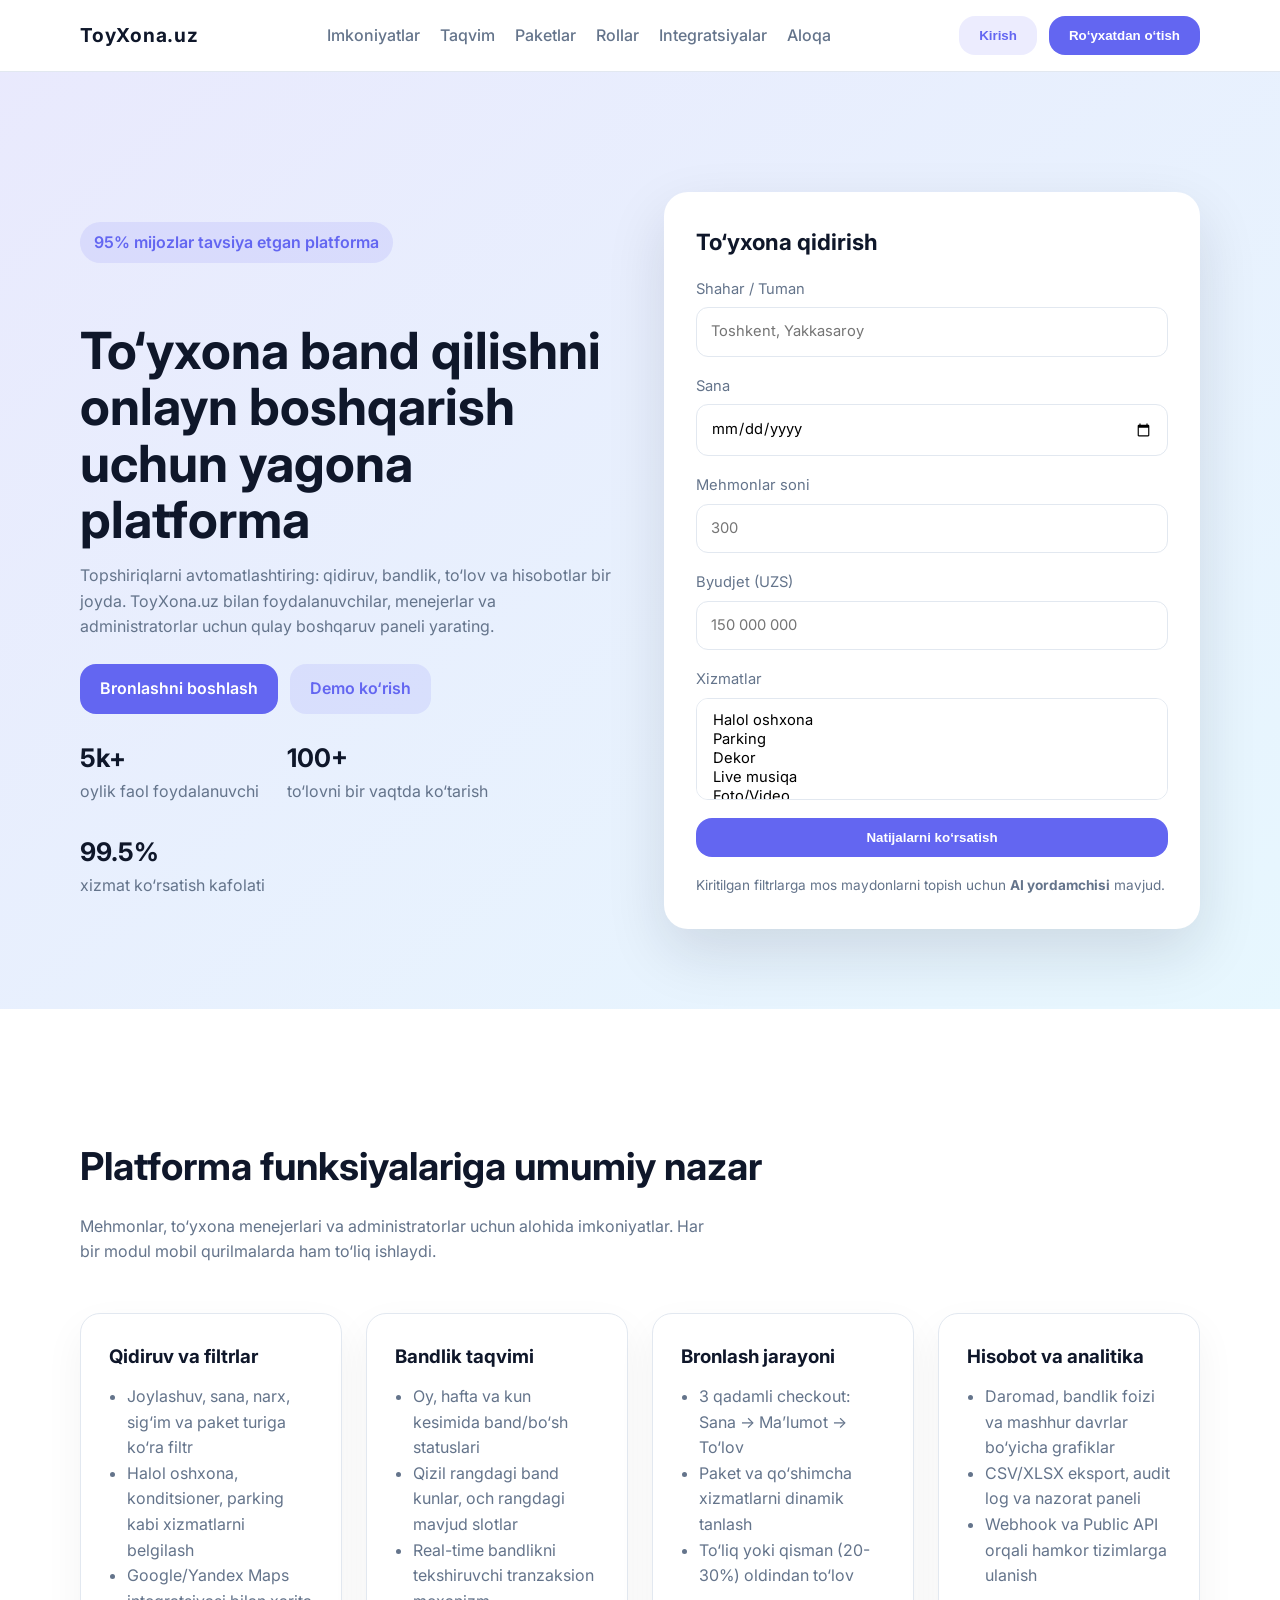
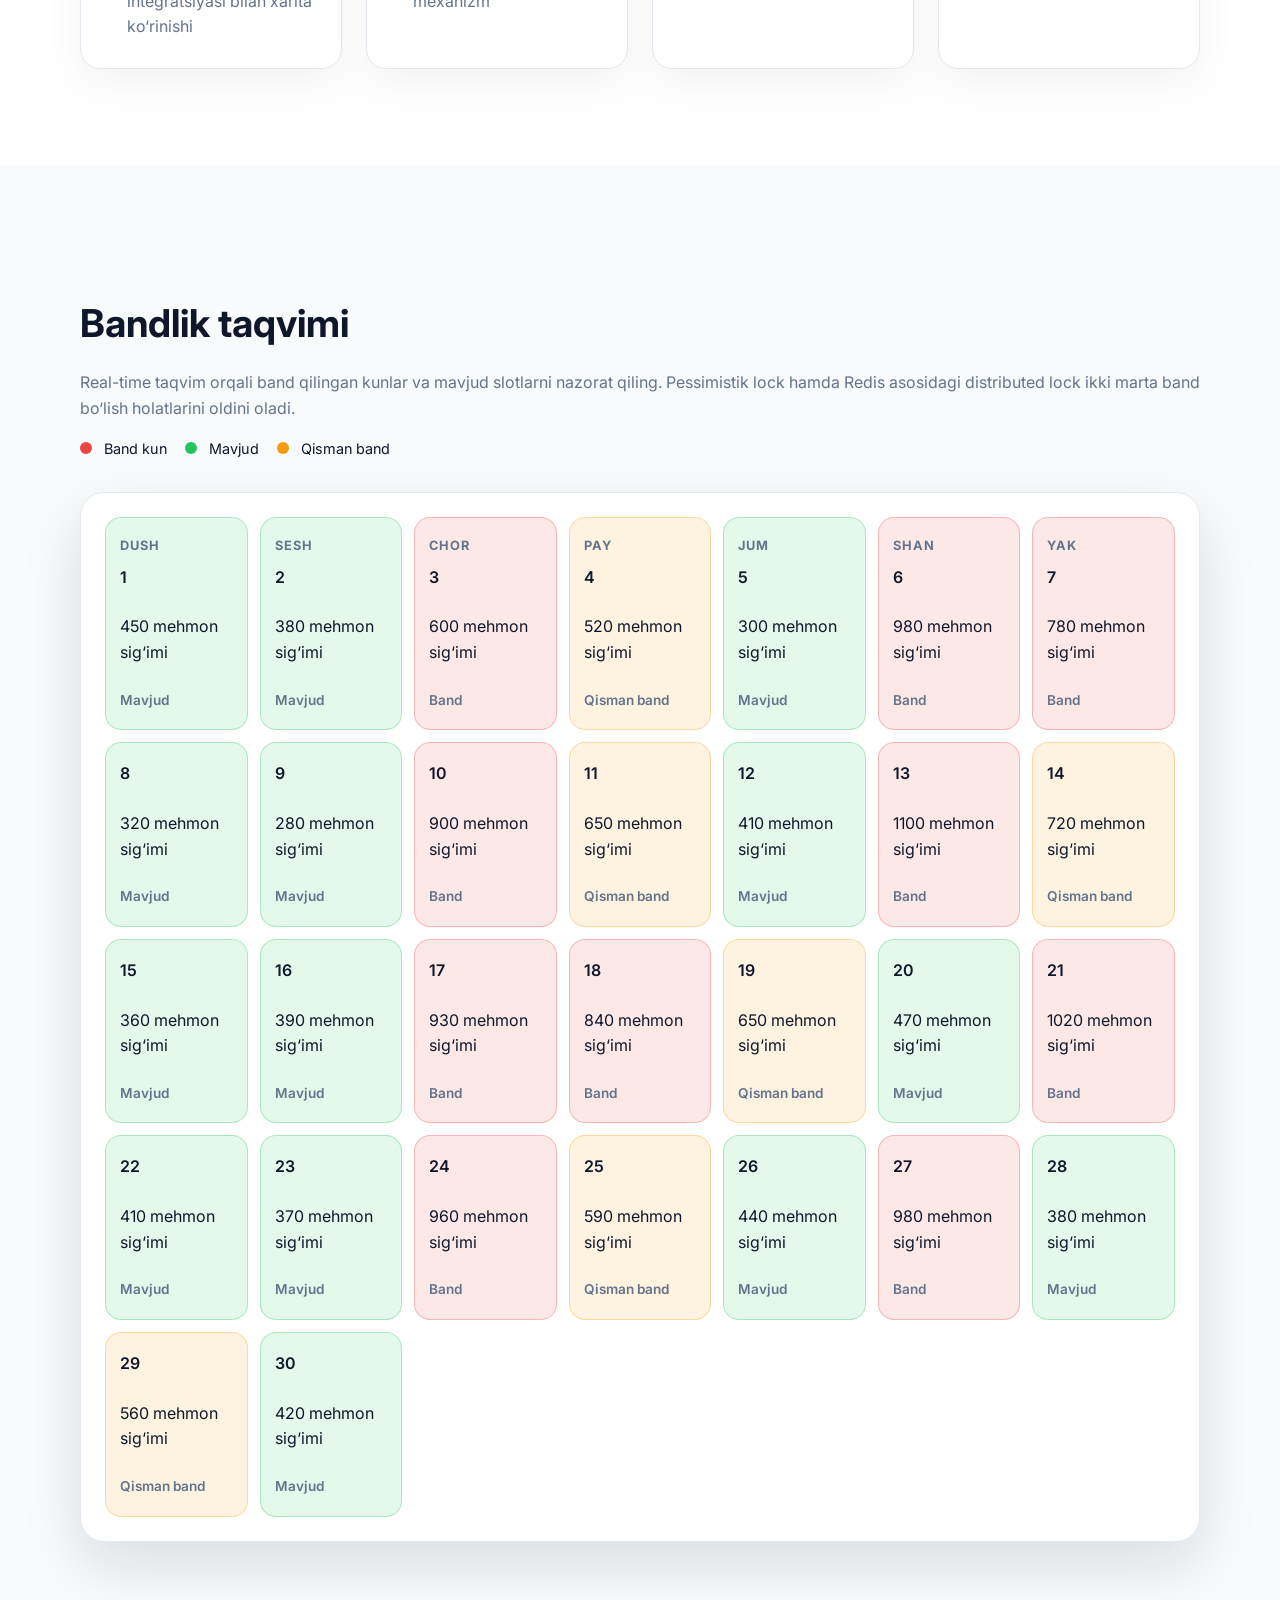
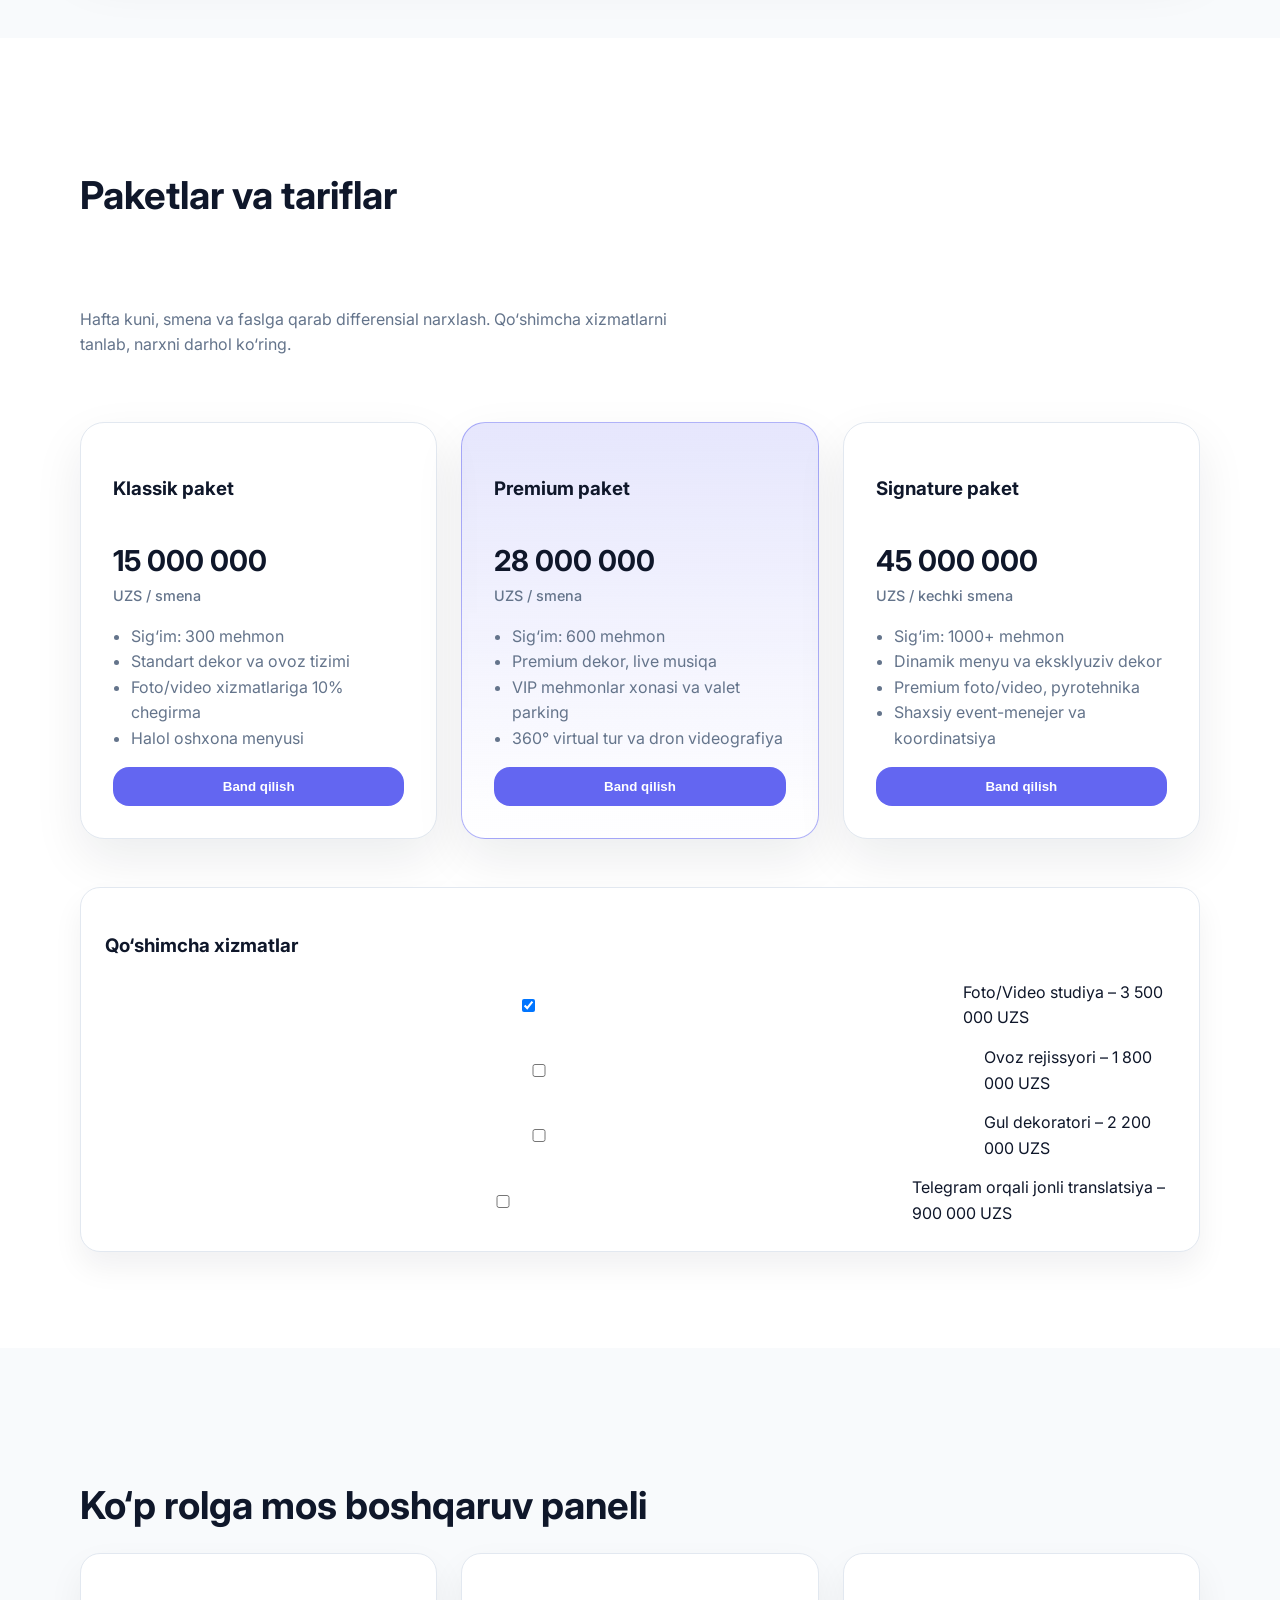
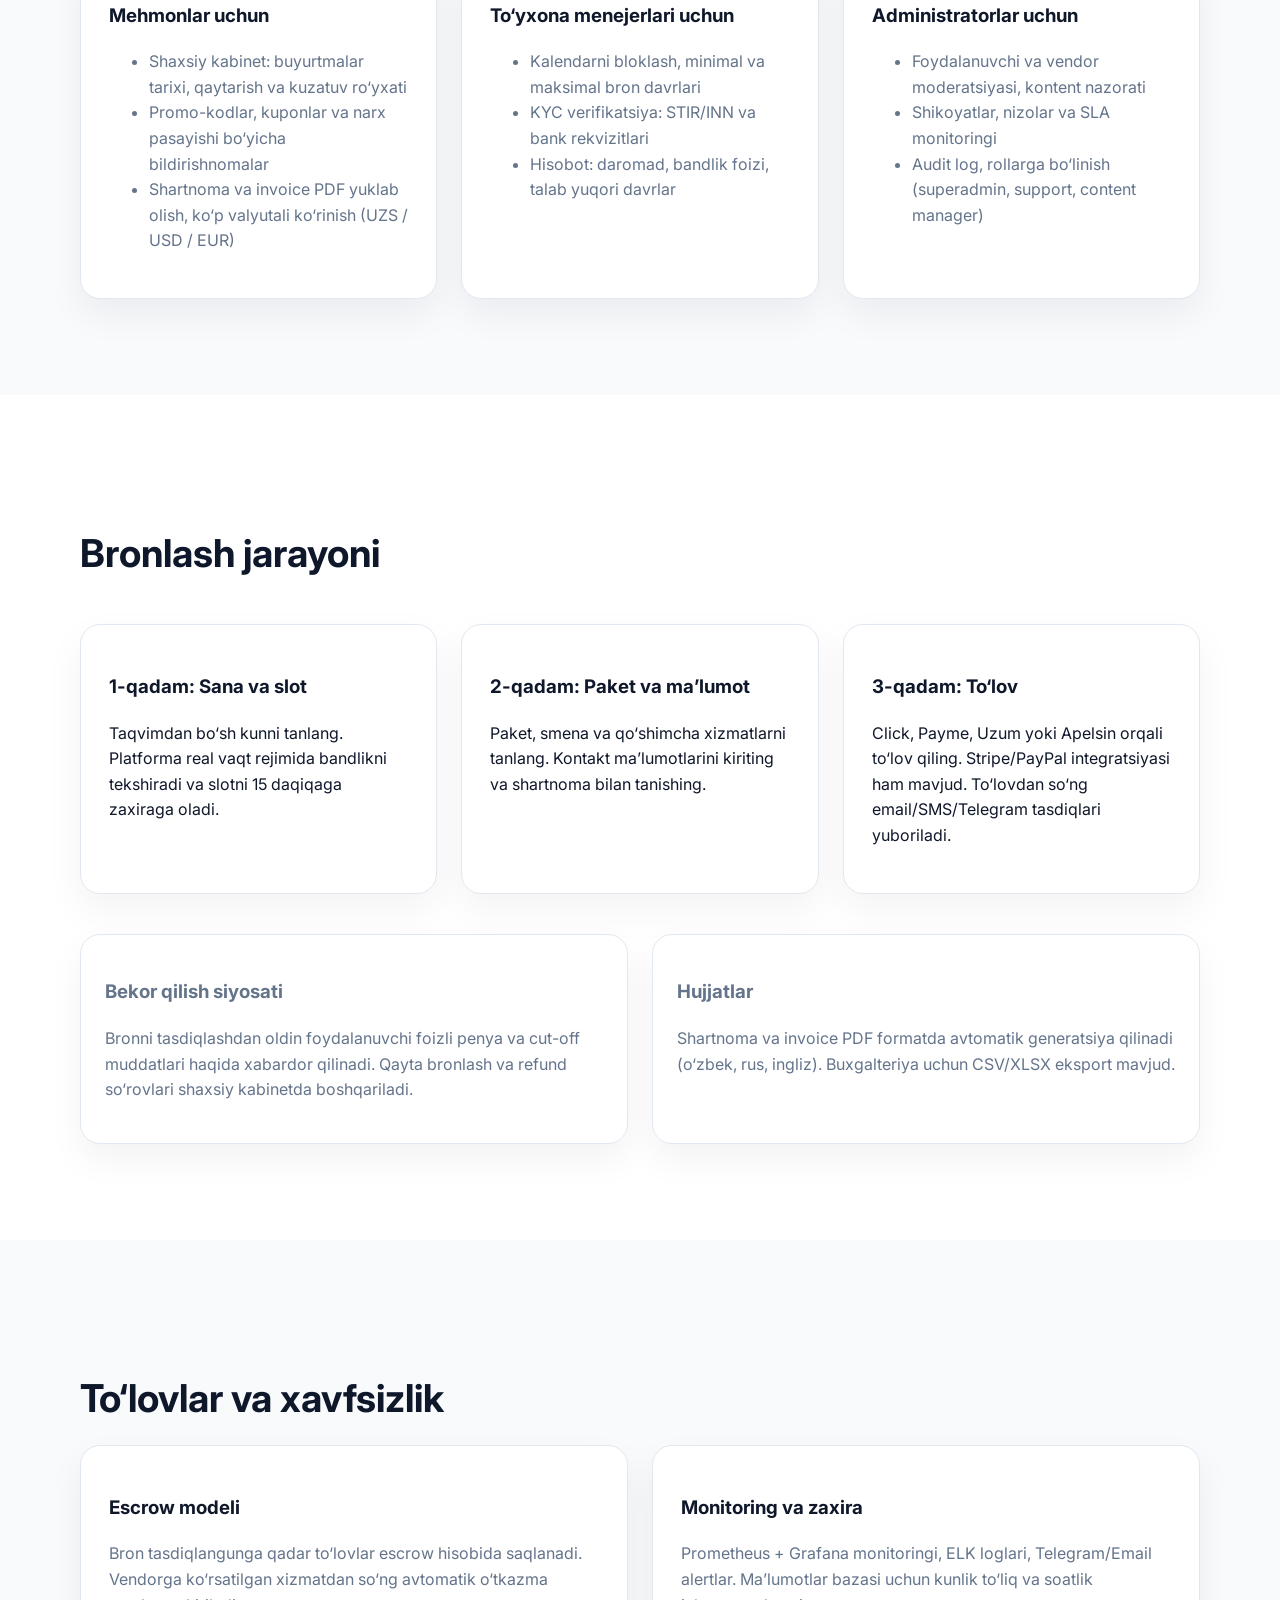
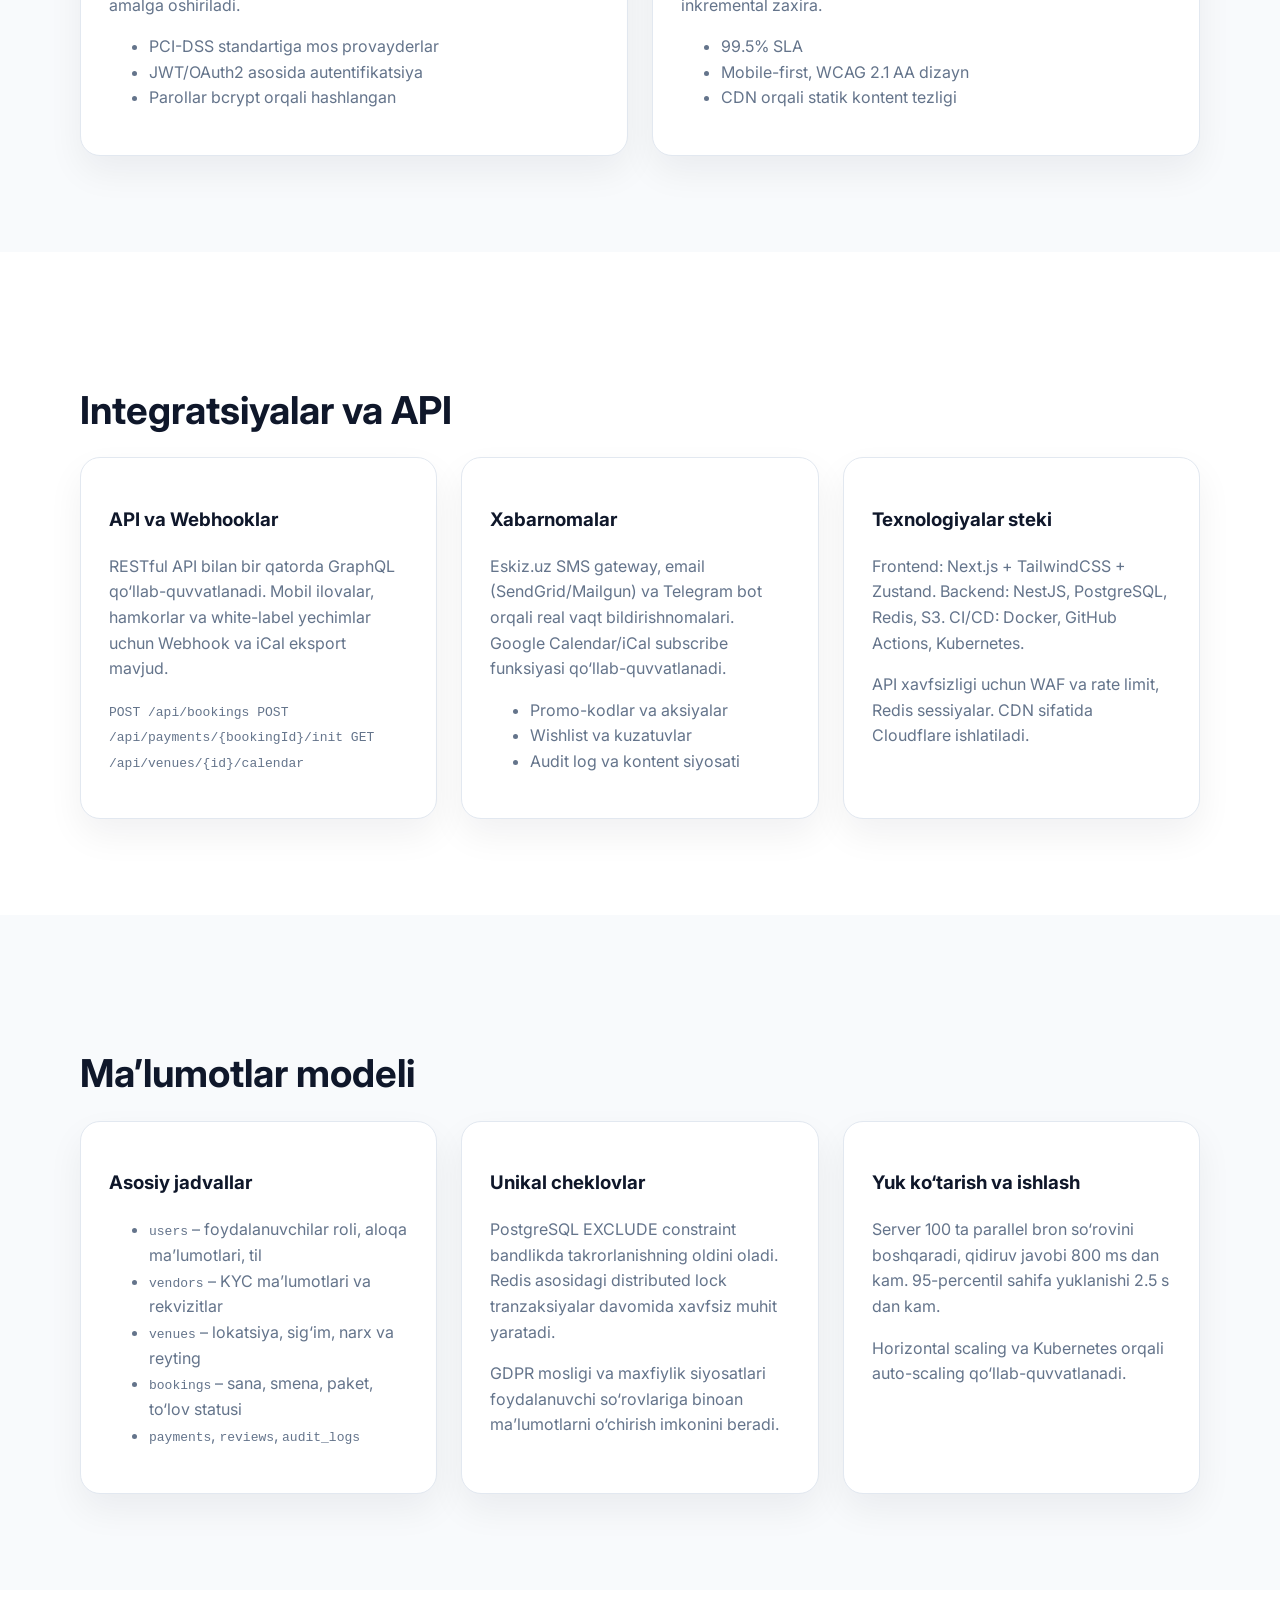
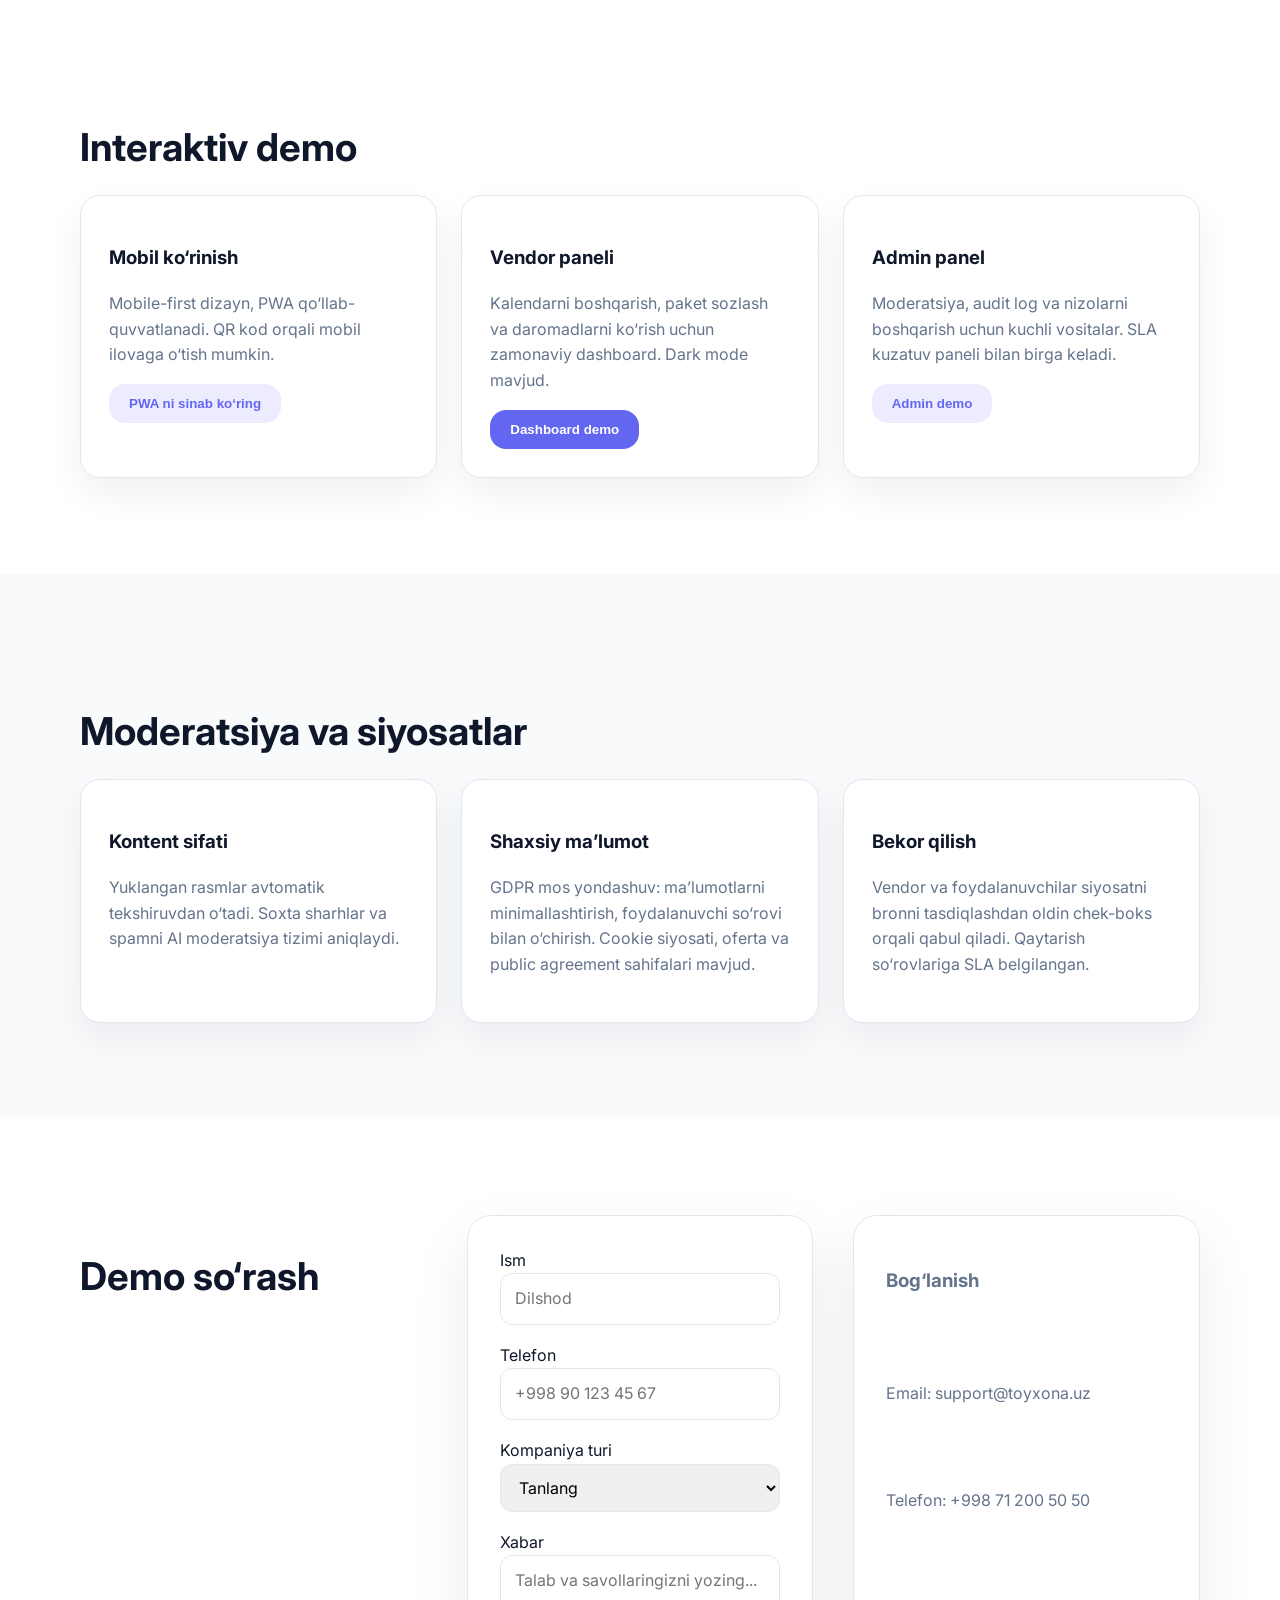
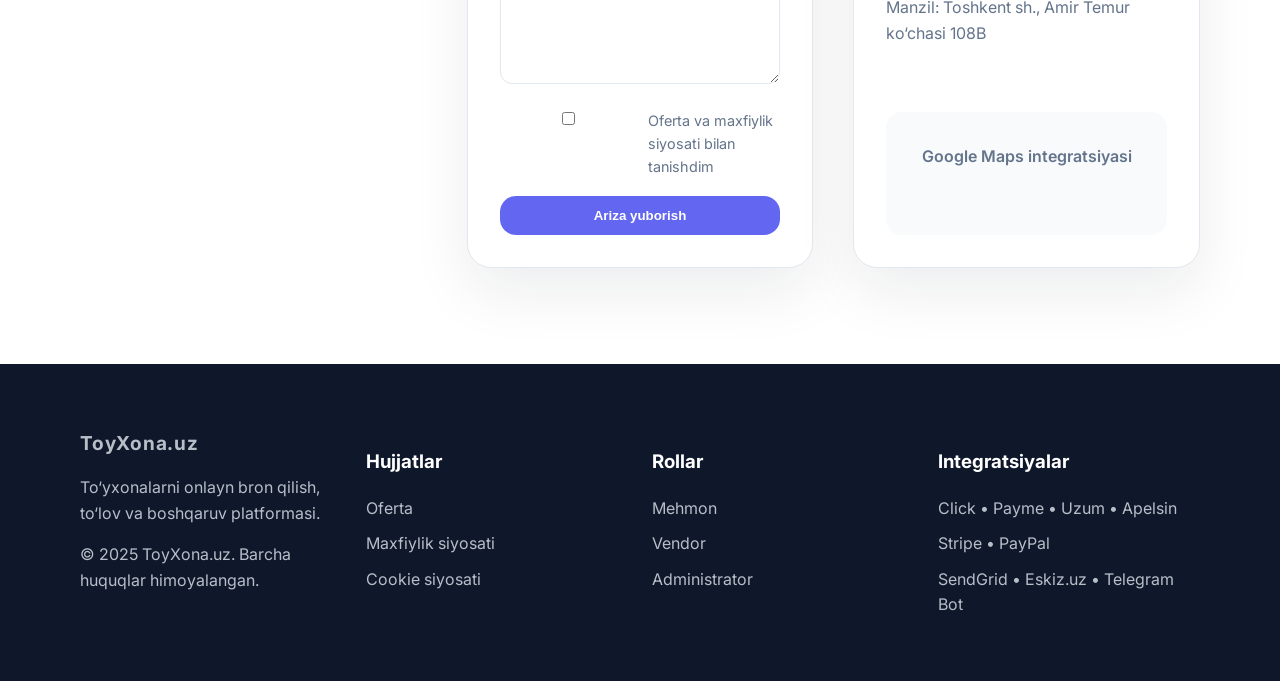
<file: index.html>
<!DOCTYPE html>
<html lang="uz">
<head>
  <meta charset="UTF-8">
  <meta name="viewport" content="width=device-width, initial-scale=1.0">
  <title>To‘yxona Booking Platformasi</title>
  <link rel="preconnect" href="https://fonts.googleapis.com">
  <link rel="preconnect" href="https://fonts.gstatic.com" crossorigin>
  <link href="https://fonts.googleapis.com/css2?family=Inter:wght@400;500;600;700&display=swap" rel="stylesheet">
  <link rel="stylesheet" href="styles.css">
</head>
<body>
  <header class="topbar">
    <div class="container topbar__content">
      <div class="logo" aria-label="To‘yxona platformasi logotipi">ToyXona.uz</div>
      <nav class="nav" aria-label="Asosiy navigatsiya">
        <a href="#features">Imkoniyatlar</a>
        <a href="#calendar">Taqvim</a>
        <a href="#packages">Paketlar</a>
        <a href="#roles">Rollar</a>
        <a href="#integrations">Integratsiyalar</a>
        <a href="#contact">Aloqa</a>
      </nav>
      <div class="cta-group">
        <button class="btn btn--ghost">Kirish</button>
        <button class="btn">Ro‘yxatdan o‘tish</button>
      </div>
    </div>
  </header>

  <main>
    <section class="hero" id="home">
      <div class="container hero__grid">
        <div class="hero__content">
          <span class="badge">95% mijozlar tavsiya etgan platforma</span>
          <h1>To‘yxona band qilishni onlayn boshqarish uchun yagona platforma</h1>
          <p>Topshiriqlarni avtomatlashtiring: qidiruv, bandlik, to‘lov va hisobotlar bir joyda. ToyXona.uz bilan foydalanuvchilar, menejerlar va administratorlar uchun qulay boshqaruv paneli yarating.</p>
          <div class="hero__actions">
            <a href="#booking" class="btn">Bronlashni boshlash</a>
            <a href="#demo" class="btn btn--ghost">Demo ko‘rish</a>
          </div>
          <ul class="hero__stats">
            <li><strong>5k+</strong> oylik faol foydalanuvchi</li>
            <li><strong>100+</strong> to‘lovni bir vaqtda ko‘tarish</li>
            <li><strong>99.5%</strong> xizmat ko‘rsatish kafolati</li>
          </ul>
        </div>
        <div class="hero__card" aria-label="Qidiruv bo‘limi">
          <form class="search-card" id="booking">
            <h2>To‘yxona qidirish</h2>
            <label>
              <span>Shahar / Tuman</span>
              <input type="text" placeholder="Toshkent, Yakkasaroy" required>
            </label>
            <label>
              <span>Sana</span>
              <input type="date" required>
            </label>
            <label>
              <span>Mehmonlar soni</span>
              <input type="number" min="30" max="1500" placeholder="300" required>
            </label>
            <label>
              <span>Byudjet (UZS)</span>
              <input type="number" min="0" placeholder="150 000 000">
            </label>
            <label>
              <span>Xizmatlar</span>
              <select multiple aria-label="Xizmatlarni tanlang">
                <option value="halal">Halol oshxona</option>
                <option value="parking">Parking</option>
                <option value="decor">Dekor</option>
                <option value="music">Live musiqa</option>
                <option value="photo">Foto/Video</option>
              </select>
            </label>
            <button type="submit" class="btn btn--full">Natijalarni ko‘rsatish</button>
            <p class="search-card__helper">Kiritilgan filtrlarga mos maydonlarni topish uchun <strong>AI yordamchisi</strong> mavjud.</p>
          </form>
        </div>
      </div>
    </section>

    <section class="section" id="features">
      <div class="container">
        <h2>Platforma funksiyalariga umumiy nazar</h2>
        <p class="section__lead">Mehmonlar, to‘yxona menejerlari va administratorlar uchun alohida imkoniyatlar. Har bir modul mobil qurilmalarda ham to‘liq ishlaydi.</p>
        <div class="feature-grid">
          <article class="feature-card">
            <h3>Qidiruv va filtrlar</h3>
            <ul>
              <li>Joylashuv, sana, narx, sig‘im va paket turiga ko‘ra filtr</li>
              <li>Halol oshxona, konditsioner, parking kabi xizmatlarni belgilash</li>
              <li>Google/Yandex Maps integratsiyasi bilan xarita ko‘rinishi</li>
            </ul>
          </article>
          <article class="feature-card">
            <h3>Bandlik taqvimi</h3>
            <ul>
              <li>Oy, hafta va kun kesimida band/bo‘sh statuslari</li>
              <li>Qizil rangdagi band kunlar, och rangdagi mavjud slotlar</li>
              <li>Real-time bandlikni tekshiruvchi tranzaksion mexanizm</li>
            </ul>
          </article>
          <article class="feature-card">
            <h3>Bronlash jarayoni</h3>
            <ul>
              <li>3 qadamli checkout: Sana → Ma’lumot → To‘lov</li>
              <li>Paket va qo‘shimcha xizmatlarni dinamik tanlash</li>
              <li>To‘liq yoki qisman (20-30%) oldindan to‘lov</li>
            </ul>
          </article>
          <article class="feature-card">
            <h3>Hisobot va analitika</h3>
            <ul>
              <li>Daromad, bandlik foizi va mashhur davrlar bo‘yicha grafiklar</li>
              <li>CSV/XLSX eksport, audit log va nazorat paneli</li>
              <li>Webhook va Public API orqali hamkor tizimlarga ulanish</li>
            </ul>
          </article>
        </div>
      </div>
    </section>

    <section class="section section--alt" id="calendar">
      <div class="container calendar">
        <div class="calendar__intro">
          <h2>Bandlik taqvimi</h2>
          <p>Real-time taqvim orqali band qilingan kunlar va mavjud slotlarni nazorat qiling. Pessimistik lock hamda Redis asosidagi distributed lock ikki marta band bo‘lish holatlarini oldini oladi.</p>
          <div class="legend" role="list">
            <span><i class="legend__dot legend__dot--busy"></i> Band kun</span>
            <span><i class="legend__dot legend__dot--available"></i> Mavjud</span>
            <span><i class="legend__dot legend__dot--partial"></i> Qisman band</span>
          </div>
        </div>
        <div class="calendar__grid" aria-label="2025-yil aprel oyi bandlik taqvimi">
          <!-- Calendar generated by JS -->
        </div>
      </div>
    </section>

    <section class="section" id="packages">
      <div class="container packages">
        <h2>Paketlar va tariflar</h2>
        <p class="section__lead">Hafta kuni, smena va faslga qarab differensial narxlash. Qo‘shimcha xizmatlarni tanlab, narxni darhol ko‘ring.</p>
        <div class="pricing">
          <article class="pricing-card">
            <h3>Klassik paket</h3>
            <p class="pricing-card__price">15 000 000 <span>UZS / smena</span></p>
            <ul>
              <li>Sig‘im: 300 mehmon</li>
              <li>Standart dekor va ovoz tizimi</li>
              <li>Foto/video xizmatlariga 10% chegirma</li>
              <li>Halol oshxona menyusi</li>
            </ul>
            <button class="btn btn--full">Band qilish</button>
          </article>
          <article class="pricing-card pricing-card--accent">
            <h3>Premium paket</h3>
            <p class="pricing-card__price">28 000 000 <span>UZS / smena</span></p>
            <ul>
              <li>Sig‘im: 600 mehmon</li>
              <li>Premium dekor, live musiqa</li>
              <li>VIP mehmonlar xonasi va valet parking</li>
              <li>360° virtual tur va dron videografiya</li>
            </ul>
            <button class="btn btn--full">Band qilish</button>
          </article>
          <article class="pricing-card">
            <h3>Signature paket</h3>
            <p class="pricing-card__price">45 000 000 <span>UZS / kechki smena</span></p>
            <ul>
              <li>Sig‘im: 1000+ mehmon</li>
              <li>Dinamik menyu va eksklyuziv dekor</li>
              <li>Premium foto/video, pyrotehnika</li>
              <li>Shaxsiy event-menejer va koordinatsiya</li>
            </ul>
            <button class="btn btn--full">Band qilish</button>
          </article>
        </div>
        <div class="addons" aria-labelledby="addons-title">
          <h3 id="addons-title">Qo‘shimcha xizmatlar</h3>
          <div class="addons__list">
            <label>
              <input type="checkbox" checked>
              <span>Foto/Video studiya – 3 500 000 UZS</span>
            </label>
            <label>
              <input type="checkbox">
              <span>Ovoz rejissyori – 1 800 000 UZS</span>
            </label>
            <label>
              <input type="checkbox">
              <span>Gul dekoratori – 2 200 000 UZS</span>
            </label>
            <label>
              <input type="checkbox">
              <span>Telegram orqali jonli translatsiya – 900 000 UZS</span>
            </label>
          </div>
        </div>
      </div>
    </section>

    <section class="section section--alt" id="roles">
      <div class="container roles">
        <h2>Ko‘p rolga mos boshqaruv paneli</h2>
        <div class="roles__grid">
          <article class="roles__card">
            <h3>Mehmonlar uchun</h3>
            <ul>
              <li>Shaxsiy kabinet: buyurtmalar tarixi, qaytarish va kuzatuv ro‘yxati</li>
              <li>Promo-kodlar, kuponlar va narx pasayishi bo‘yicha bildirishnomalar</li>
              <li>Shartnoma va invoice PDF yuklab olish, ko‘p valyutali ko‘rinish (UZS / USD / EUR)</li>
            </ul>
          </article>
          <article class="roles__card">
            <h3>To‘yxona menejerlari uchun</h3>
            <ul>
              <li>Kalendarni bloklash, minimal va maksimal bron davrlari</li>
              <li>KYC verifikatsiya: STIR/INN va bank rekvizitlari</li>
              <li>Hisobot: daromad, bandlik foizi, talab yuqori davrlar</li>
            </ul>
          </article>
          <article class="roles__card">
            <h3>Administratorlar uchun</h3>
            <ul>
              <li>Foydalanuvchi va vendor moderatsiyasi, kontent nazorati</li>
              <li>Shikoyatlar, nizolar va SLA monitoringi</li>
              <li>Audit log, rollarga bo‘linish (superadmin, support, content manager)</li>
            </ul>
          </article>
        </div>
      </div>
    </section>

    <section class="section" id="workflow">
      <div class="container workflow">
        <h2>Bronlash jarayoni</h2>
        <ol class="steps" aria-label="Bronlash bosqichlari">
          <li>
            <h3>1-qadam: Sana va slot</h3>
            <p>Taqvimdan bo‘sh kunni tanlang. Platforma real vaqt rejimida bandlikni tekshiradi va slotni 15 daqiqaga zaxiraga oladi.</p>
          </li>
          <li>
            <h3>2-qadam: Paket va ma’lumot</h3>
            <p>Paket, smena va qo‘shimcha xizmatlarni tanlang. Kontakt ma’lumotlarini kiriting va shartnoma bilan tanishing.</p>
          </li>
          <li>
            <h3>3-qadam: To‘lov</h3>
            <p>Click, Payme, Uzum yoki Apelsin orqali to‘lov qiling. Stripe/PayPal integratsiyasi ham mavjud. To‘lovdan so‘ng email/SMS/Telegram tasdiqlari yuboriladi.</p>
          </li>
        </ol>
        <div class="workflow__extras">
          <div>
            <h3>Bekor qilish siyosati</h3>
            <p>Bronni tasdiqlashdan oldin foydalanuvchi foizli penya va cut-off muddatlari haqida xabardor qilinadi. Qayta bronlash va refund so‘rovlari shaxsiy kabinetda boshqariladi.</p>
          </div>
          <div>
            <h3>Hujjatlar</h3>
            <p>Shartnoma va invoice PDF formatda avtomatik generatsiya qilinadi (o‘zbek, rus, ingliz). Buxgalteriya uchun CSV/XLSX eksport mavjud.</p>
          </div>
        </div>
      </div>
    </section>

    <section class="section section--alt" id="payments">
      <div class="container payments">
        <h2>To‘lovlar va xavfsizlik</h2>
        <div class="payments__grid">
          <article>
            <h3>Escrow modeli</h3>
            <p>Bron tasdiqlangunga qadar to‘lovlar escrow hisobida saqlanadi. Vendorga ko‘rsatilgan xizmatdan so‘ng avtomatik o‘tkazma amalga oshiriladi.</p>
            <ul>
              <li>PCI-DSS standartiga mos provayderlar</li>
              <li>JWT/OAuth2 asosida autentifikatsiya</li>
              <li>Parollar bcrypt orqali hashlangan</li>
            </ul>
          </article>
          <article>
            <h3>Monitoring va zaxira</h3>
            <p>Prometheus + Grafana monitoringi, ELK loglari, Telegram/Email alertlar. Ma’lumotlar bazasi uchun kunlik to‘liq va soatlik inkremental zaxira.</p>
            <ul>
              <li>99.5% SLA</li>
              <li>Mobile-first, WCAG 2.1 AA dizayn</li>
              <li>CDN orqali statik kontent tezligi</li>
            </ul>
          </article>
        </div>
      </div>
    </section>

    <section class="section" id="integrations">
      <div class="container integrations">
        <h2>Integratsiyalar va API</h2>
        <div class="integrations__grid">
          <article>
            <h3>API va Webhooklar</h3>
            <p>RESTful API bilan bir qatorda GraphQL qo‘llab-quvvatlanadi. Mobil ilovalar, hamkorlar va white-label yechimlar uchun Webhook va iCal eksport mavjud.</p>
            <code>
POST /api/bookings
POST /api/payments/{bookingId}/init
GET  /api/venues/{id}/calendar
            </code>
          </article>
          <article>
            <h3>Xabarnomalar</h3>
            <p>Eskiz.uz SMS gateway, email (SendGrid/Mailgun) va Telegram bot orqali real vaqt bildirishnomalari. Google Calendar/iCal subscribe funksiyasi qo‘llab-quvvatlanadi.</p>
            <ul>
              <li>Promo-kodlar va aksiyalar</li>
              <li>Wishlist va kuzatuvlar</li>
              <li>Audit log va kontent siyosati</li>
            </ul>
          </article>
          <article>
            <h3>Texnologiyalar steki</h3>
            <p>Frontend: Next.js + TailwindCSS + Zustand. Backend: NestJS, PostgreSQL, Redis, S3. CI/CD: Docker, GitHub Actions, Kubernetes.</p>
            <p>API xavfsizligi uchun WAF va rate limit, Redis sessiyalar. CDN sifatida Cloudflare ishlatiladi.</p>
          </article>
        </div>
      </div>
    </section>

    <section class="section section--alt" id="architecture">
      <div class="container architecture">
        <h2>Ma’lumotlar modeli</h2>
        <div class="architecture__grid">
          <article>
            <h3>Asosiy jadvallar</h3>
            <ul>
              <li><code>users</code> – foydalanuvchilar roli, aloqa ma’lumotlari, til</li>
              <li><code>vendors</code> – KYC ma’lumotlari va rekvizitlar</li>
              <li><code>venues</code> – lokatsiya, sig‘im, narx va reyting</li>
              <li><code>bookings</code> – sana, smena, paket, to‘lov statusi</li>
              <li><code>payments</code>, <code>reviews</code>, <code>audit_logs</code></li>
            </ul>
          </article>
          <article>
            <h3>Unikal cheklovlar</h3>
            <p>PostgreSQL EXCLUDE constraint bandlikda takrorlanishning oldini oladi. Redis asosidagi distributed lock tranzaksiyalar davomida xavfsiz muhit yaratadi.</p>
            <p>GDPR mosligi va maxfiylik siyosatlari foydalanuvchi so‘rovlariga binoan ma’lumotlarni o‘chirish imkonini beradi.</p>
          </article>
          <article>
            <h3>Yuk ko‘tarish va ishlash</h3>
            <p>Server 100 ta parallel bron so‘rovini boshqaradi, qidiruv javobi 800 ms dan kam. 95-percentil sahifa yuklanishi 2.5 s dan kam.</p>
            <p>Horizontal scaling va Kubernetes orqali auto-scaling qo‘llab-quvvatlanadi.</p>
          </article>
        </div>
      </div>
    </section>

    <section class="section" id="demo">
      <div class="container demo">
        <h2>Interaktiv demo</h2>
        <div class="demo__content">
          <div class="demo__card">
            <h3>Mobil ko‘rinish</h3>
            <p>Mobile-first dizayn, PWA qo‘llab-quvvatlanadi. QR kod orqali mobil ilovaga o‘tish mumkin.</p>
            <button class="btn btn--ghost">PWA ni sinab ko‘ring</button>
          </div>
          <div class="demo__card">
            <h3>Vendor paneli</h3>
            <p>Kalendarni boshqarish, paket sozlash va daromadlarni ko‘rish uchun zamonaviy dashboard. Dark mode mavjud.</p>
            <button class="btn">Dashboard demo</button>
          </div>
          <div class="demo__card">
            <h3>Admin panel</h3>
            <p>Moderatsiya, audit log va nizolarni boshqarish uchun kuchli vositalar. SLA kuzatuv paneli bilan birga keladi.</p>
            <button class="btn btn--ghost">Admin demo</button>
          </div>
        </div>
      </div>
    </section>

    <section class="section section--alt" id="policies">
      <div class="container policies">
        <h2>Moderatsiya va siyosatlar</h2>
        <div class="policies__grid">
          <article>
            <h3>Kontent sifati</h3>
            <p>Yuklangan rasmlar avtomatik tekshiruvdan o‘tadi. Soxta sharhlar va spamni AI moderatsiya tizimi aniqlaydi.</p>
          </article>
          <article>
            <h3>Shaxsiy ma’lumot</h3>
            <p>GDPR mos yondashuv: ma’lumotlarni minimallashtirish, foydalanuvchi so‘rovi bilan o‘chirish. Cookie siyosati, oferta va public agreement sahifalari mavjud.</p>
          </article>
          <article>
            <h3>Bekor qilish</h3>
            <p>Vendor va foydalanuvchilar siyosatni bronni tasdiqlashdan oldin chek-boks orqali qabul qiladi. Qaytarish so‘rovlariga SLA belgilangan.</p>
          </article>
        </div>
      </div>
    </section>

    <section class="section" id="contact">
      <div class="container contact">
        <h2>Demo so‘rash</h2>
        <form class="contact__form">
          <label>
            <span>Ism</span>
            <input type="text" placeholder="Dilshod" required>
          </label>
          <label>
            <span>Telefon</span>
            <input type="tel" placeholder="+998 90 123 45 67" required>
          </label>
          <label>
            <span>Kompaniya turi</span>
            <select required>
              <option value="">Tanlang</option>
              <option value="vendor">To‘yxona egasi</option>
              <option value="agency">Event agentligi</option>
              <option value="guest">Mehmon</option>
            </select>
          </label>
          <label class="contact__textarea">
            <span>Xabar</span>
            <textarea rows="4" placeholder="Talab va savollaringizni yozing..."></textarea>
          </label>
          <label class="contact__checkbox">
            <input type="checkbox" required>
            <span>Oferta va maxfiylik siyosati bilan tanishdim</span>
          </label>
          <button type="submit" class="btn btn--full">Ariza yuborish</button>
        </form>
        <div class="contact__info">
          <h3>Bog‘lanish</h3>
          <p>Email: <a href="mailto:support@toyxona.uz">support@toyxona.uz</a></p>
          <p>Telefon: <a href="tel:+998712005050">+998 71 200 50 50</a></p>
          <p>Manzil: Toshkent sh., Amir Temur ko‘chasi 108B</p>
          <div class="contact__map" role="img" aria-label="Xaritada ofis manzili">
            <span>Google Maps integratsiyasi</span>
          </div>
        </div>
      </div>
    </section>
  </main>

  <footer class="footer">
    <div class="container footer__grid">
      <div>
        <div class="logo">ToyXona.uz</div>
        <p>To‘yxonalarni onlayn bron qilish, to‘lov va boshqaruv platformasi.</p>
        <p class="footer__copyright">© 2025 ToyXona.uz. Barcha huquqlar himoyalangan.</p>
      </div>
      <div>
        <h3>Hujjatlar</h3>
        <ul>
          <li><a href="#">Oferta</a></li>
          <li><a href="#">Maxfiylik siyosati</a></li>
          <li><a href="#">Cookie siyosati</a></li>
        </ul>
      </div>
      <div>
        <h3>Rollar</h3>
        <ul>
          <li><a href="#roles">Mehmon</a></li>
          <li><a href="#roles">Vendor</a></li>
          <li><a href="#roles">Administrator</a></li>
        </ul>
      </div>
      <div>
        <h3>Integratsiyalar</h3>
        <ul>
          <li>Click • Payme • Uzum • Apelsin</li>
          <li>Stripe • PayPal</li>
          <li>SendGrid • Eskiz.uz • Telegram Bot</li>
        </ul>
      </div>
    </div>
  </footer>

  <script src="script.js"></script>
</body>
</html>
</file>
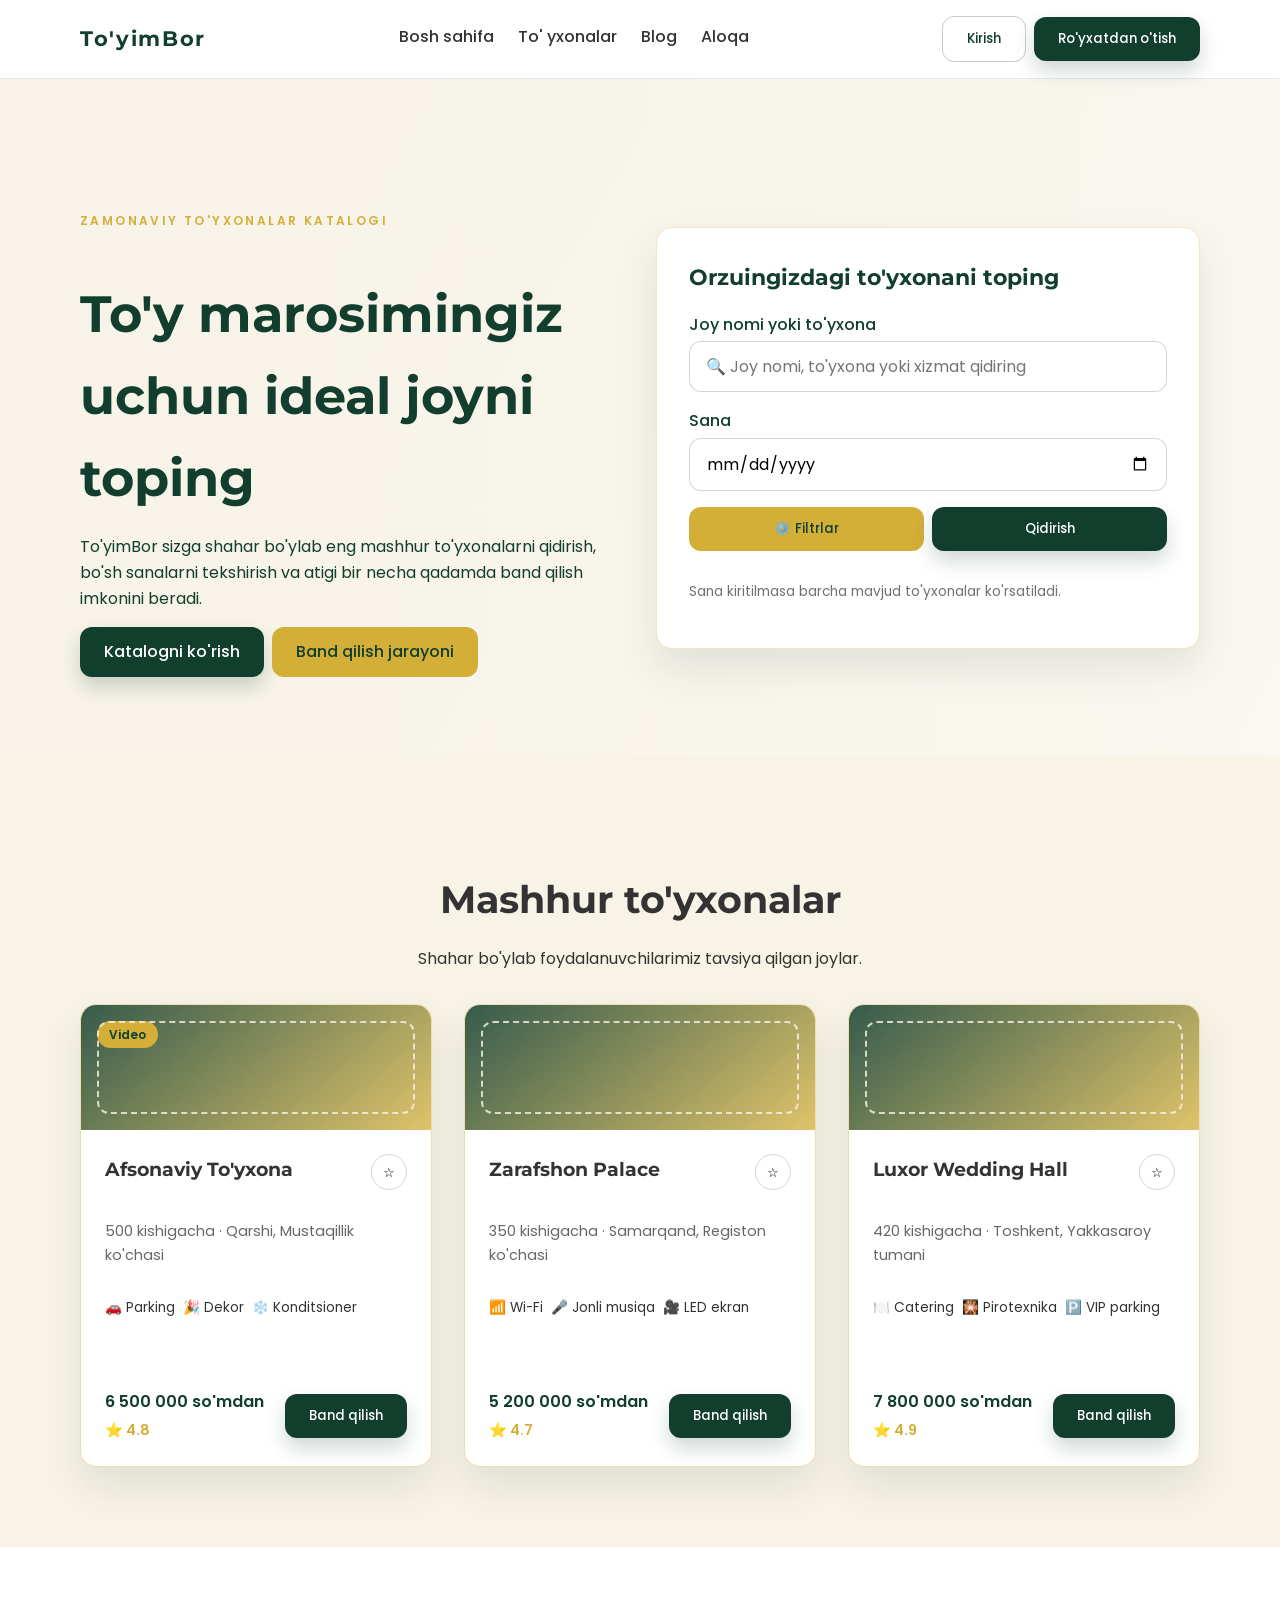
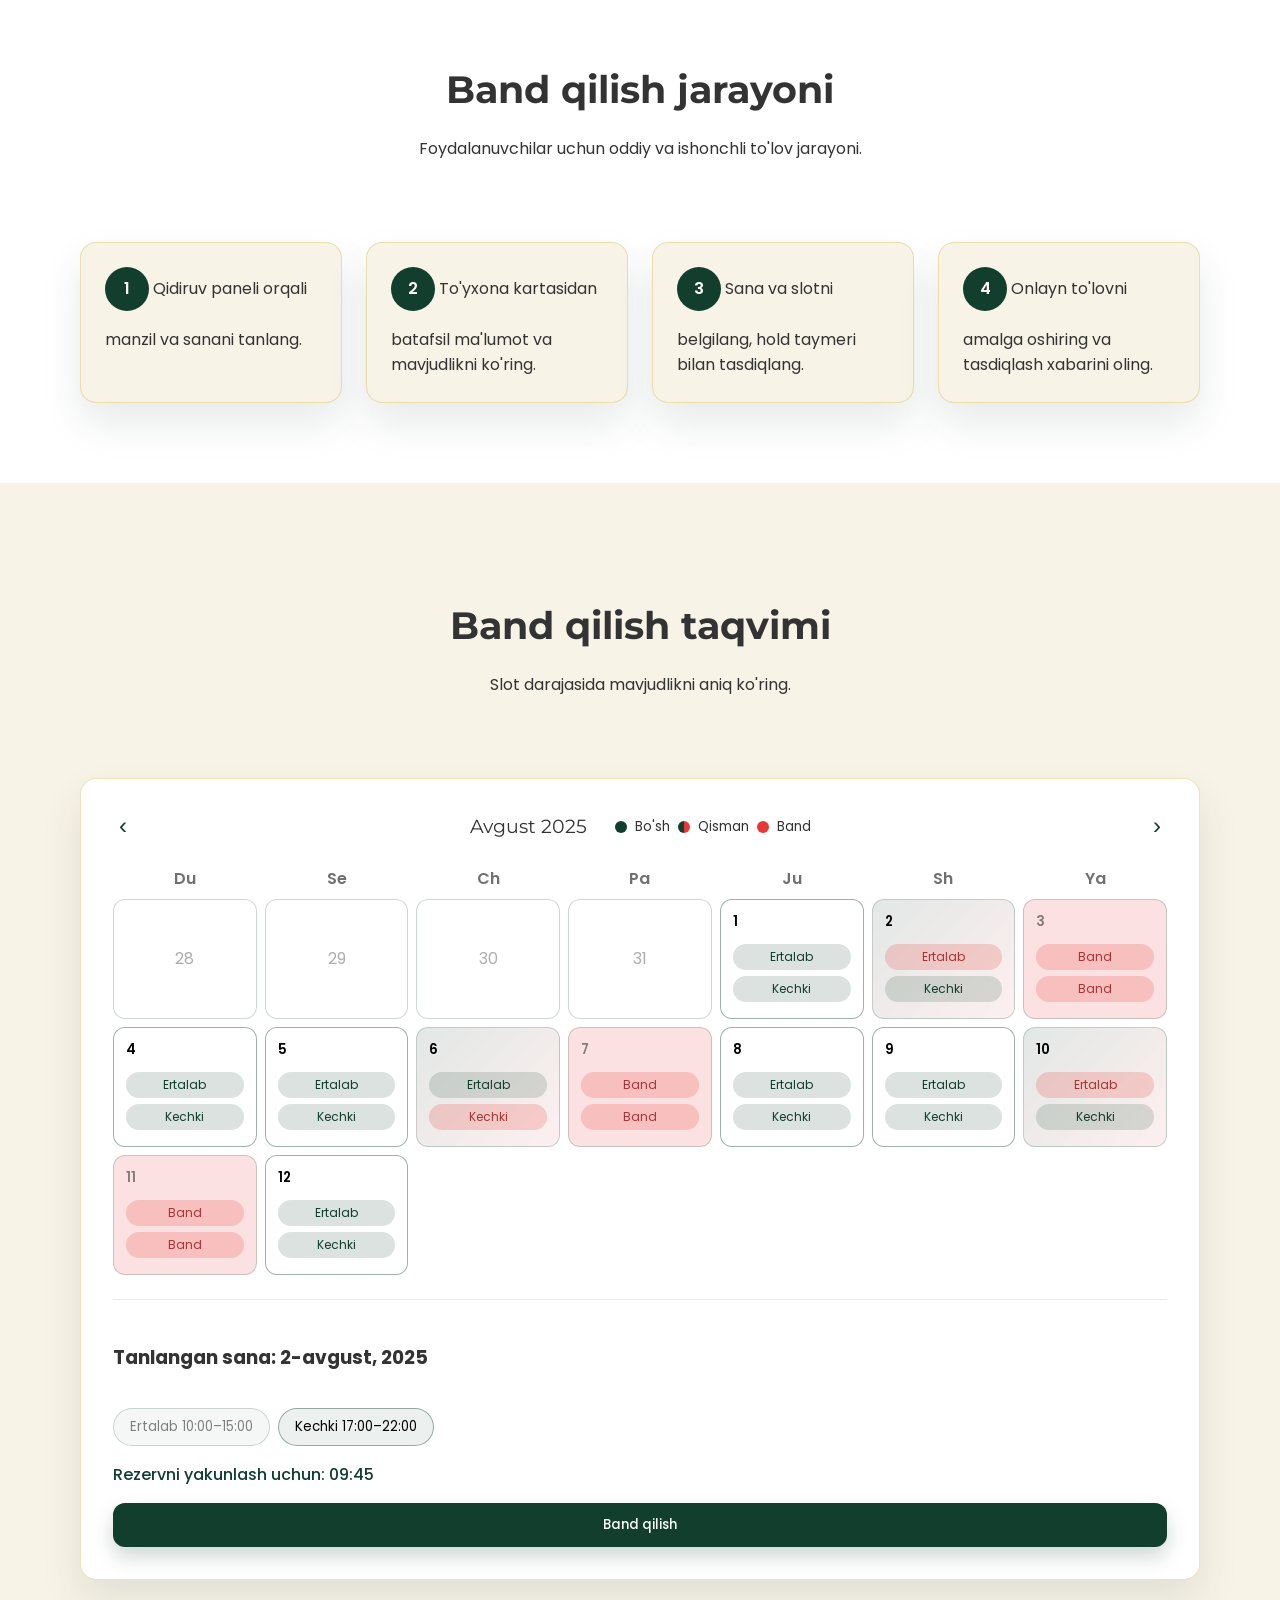
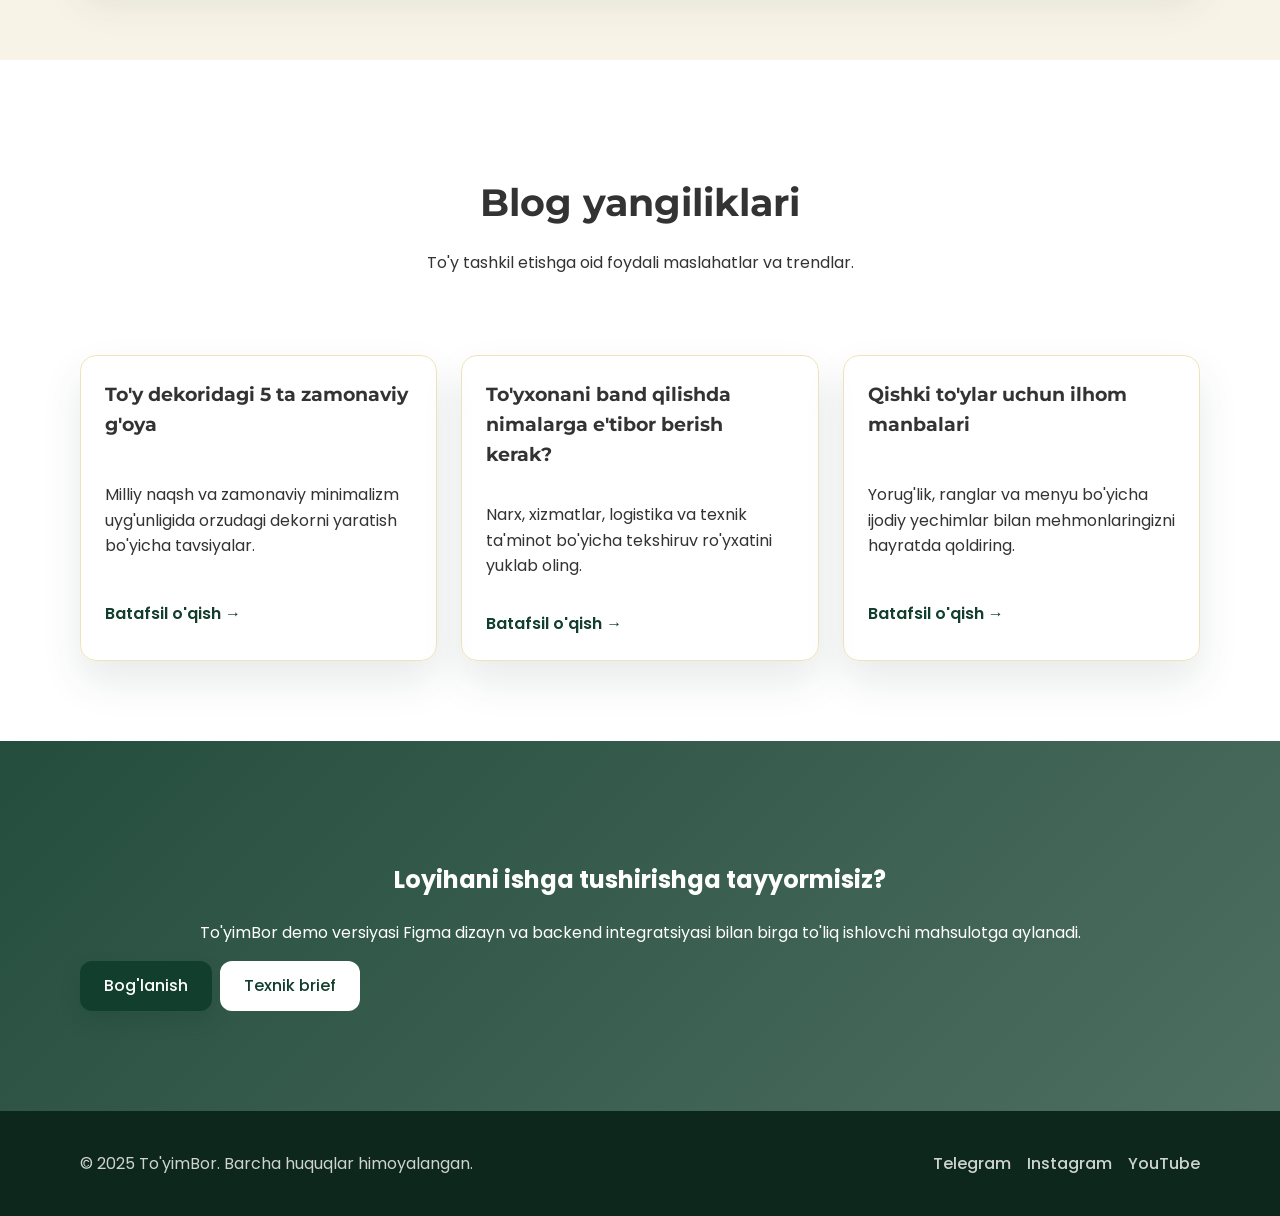
<file: demo/index.html>
<!DOCTYPE html>
<html lang="uz">
  <head>
    <meta charset="UTF-8" />
    <meta name="viewport" content="width=device-width, initial-scale=1.0" />
    <title>To'yimBor — Demo</title>
    <link rel="preconnect" href="https://fonts.googleapis.com" />
    <link rel="preconnect" href="https://fonts.gstatic.com" crossorigin />
    <link
      href="https://fonts.googleapis.com/css2?family=Montserrat:wght@600;700&family=Poppins:wght@400;500;600&display=swap"
      rel="stylesheet"
    />
    <link rel="stylesheet" href="styles.css" />
  </head>
  <body>
    <header class="site-header">
      <div class="container header-inner">
        <a class="logo" href="#">To'yimBor</a>
        <nav class="main-nav" aria-label="Primary">
          <a href="#hero">Bosh sahifa</a>
          <a href="#catalog">To' yxonalar</a>
          <a href="#blog">Blog</a>
          <a href="#contact">Aloqa</a>
        </nav>
        <div class="auth-actions">
          <button class="btn ghost">Kirish</button>
          <button class="btn primary">Ro'yxatdan o'tish</button>
        </div>
        <button class="mobile-menu" aria-label="Menyuni ochish">
          <span></span>
          <span></span>
          <span></span>
        </button>
      </div>
    </header>

    <main>
      <section id="hero" class="hero">
        <div class="container hero-inner">
          <div class="hero-copy">
            <p class="eyebrow">Zamonaviy to'yxonalar katalogi</p>
            <h1>To'y marosimingiz uchun ideal joyni toping</h1>
            <p>
              To'yimBor sizga shahar bo'ylab eng mashhur to'yxonalarni qidirish,
              bo'sh sanalarni tekshirish va atigi bir necha qadamda band qilish
              imkonini beradi.
            </p>
            <div class="hero-actions">
              <a class="btn primary" href="#catalog">Katalogni ko'rish</a>
              <a class="btn secondary" href="#flow">Band qilish jarayoni</a>
            </div>
          </div>
          <div class="hero-search">
            <form class="search-card" aria-label="To'yxona qidiruv formasi">
              <h2>Orzuingizdagi to'yxonani toping</h2>
              <label class="field">
                <span>Joy nomi yoki to'yxona</span>
                <input
                  type="text"
                  name="query"
                  placeholder="🔍 Joy nomi, to'yxona yoki xizmat qidiring"
                />
              </label>
              <label class="field">
                <span>Sana</span>
                <input type="date" name="date" />
              </label>
              <div class="field grid">
                <button type="button" class="btn secondary">
                  <span class="icon">⚙️</span>
                  Filtrlar
                </button>
                <button type="submit" class="btn primary">Qidirish</button>
              </div>
              <p class="hint">
                Sana kiritilmasa barcha mavjud to'yxonalar ko'rsatiladi.
              </p>
            </form>
          </div>
        </div>
      </section>

      <section id="catalog" class="section bg-light">
        <div class="container">
          <div class="section-heading">
            <h2>Mashhur to'yxonalar</h2>
            <p>Shahar bo'ylab foydalanuvchilarimiz tavsiya qilgan joylar.</p>
          </div>
          <div class="cards-grid">
            <article class="venue-card">
              <div class="media" role="img" aria-label="Afsonaviy to'yxona">
                <div class="badge">Video</div>
              </div>
              <div class="card-body">
                <div class="card-top">
                  <h3>Afsonaviy To'yxona</h3>
                  <button class="icon-btn" aria-label="Sevimlilarga qo'shish">☆</button>
                </div>
                <p class="meta">500 kishigacha · Qarshi, Mustaqillik ko'chasi</p>
                <ul class="amenities">
                  <li>🚗 Parking</li>
                  <li>🎉 Dekor</li>
                  <li>❄️ Konditsioner</li>
                </ul>
                <div class="card-footer">
                  <div class="price">
                    <span>6 500 000 so'mdan</span>
                    <span class="rating">⭐ 4.8</span>
                  </div>
                  <button class="btn primary">Band qilish</button>
                </div>
              </div>
            </article>

            <article class="venue-card">
              <div class="media" role="img" aria-label="Zarafshon palace"></div>
              <div class="card-body">
                <div class="card-top">
                  <h3>Zarafshon Palace</h3>
                  <button class="icon-btn" aria-label="Sevimlilarga qo'shish">☆</button>
                </div>
                <p class="meta">350 kishigacha · Samarqand, Registon ko'chasi</p>
                <ul class="amenities">
                  <li>📶 Wi-Fi</li>
                  <li>🎤 Jonli musiqa</li>
                  <li>🎥 LED ekran</li>
                </ul>
                <div class="card-footer">
                  <div class="price">
                    <span>5 200 000 so'mdan</span>
                    <span class="rating">⭐ 4.7</span>
                  </div>
                  <button class="btn primary">Band qilish</button>
                </div>
              </div>
            </article>

            <article class="venue-card">
              <div class="media" role="img" aria-label="Luxor wedding hall"></div>
              <div class="card-body">
                <div class="card-top">
                  <h3>Luxor Wedding Hall</h3>
                  <button class="icon-btn" aria-label="Sevimlilarga qo'shish">☆</button>
                </div>
                <p class="meta">420 kishigacha · Toshkent, Yakkasaroy tumani</p>
                <ul class="amenities">
                  <li>🍽️ Catering</li>
                  <li>🎇 Pirotexnika</li>
                  <li>🅿️ VIP parking</li>
                </ul>
                <div class="card-footer">
                  <div class="price">
                    <span>7 800 000 so'mdan</span>
                    <span class="rating">⭐ 4.9</span>
                  </div>
                  <button class="btn primary">Band qilish</button>
                </div>
              </div>
            </article>
          </div>
        </div>
      </section>

      <section id="flow" class="section">
        <div class="container flow">
          <div class="section-heading">
            <h2>Band qilish jarayoni</h2>
            <p>Foydalanuvchilar uchun oddiy va ishonchli to'lov jarayoni.</p>
          </div>
          <ol class="steps" aria-label="Band qilish bosqichlari">
            <li>
              <span class="step-number">1</span>
              Qidiruv paneli orqali manzil va sanani tanlang.
            </li>
            <li>
              <span class="step-number">2</span>
              To'yxona kartasidan batafsil ma'lumot va mavjudlikni ko'ring.
            </li>
            <li>
              <span class="step-number">3</span>
              Sana va slotni belgilang, hold taymeri bilan tasdiqlang.
            </li>
            <li>
              <span class="step-number">4</span>
              Onlayn to'lovni amalga oshiring va tasdiqlash xabarini oling.
            </li>
          </ol>
        </div>
      </section>

      <section id="calendar" class="section bg-light">
        <div class="container calendar-demo">
          <div class="section-heading">
            <h2>Band qilish taqvimi</h2>
            <p>Slot darajasida mavjudlikni aniq ko'ring.</p>
          </div>
          <div class="calendar-widget" role="application" aria-label="Avgust 2025 taqvimi">
            <div class="calendar-header">
              <button aria-label="Oldingi oy">‹</button>
              <div>
                <span class="month">Avgust 2025</span>
                <span class="legend">
                  <span class="dot available"></span> Bo'sh
                  <span class="dot partial"></span> Qisman
                  <span class="dot booked"></span> Band
                </span>
              </div>
              <button aria-label="Keyingi oy">›</button>
            </div>
            <div class="calendar-grid">
              <div class="day">Du</div>
              <div class="day">Se</div>
              <div class="day">Ch</div>
              <div class="day">Pa</div>
              <div class="day">Ju</div>
              <div class="day">Sh</div>
              <div class="day">Ya</div>
              <div class="cell muted">28</div>
              <div class="cell muted">29</div>
              <div class="cell muted">30</div>
              <div class="cell muted">31</div>
              <button class="cell available" type="button">
                <span class="date">1</span>
                <span class="slots">
                  <span class="slot morning">Ertalab</span>
                  <span class="slot evening">Kechki</span>
                </span>
              </button>
              <button class="cell partial" type="button">
                <span class="date">2</span>
                <span class="slots">
                  <span class="slot morning disabled">Ertalab</span>
                  <span class="slot evening">Kechki</span>
                </span>
              </button>
              <button class="cell booked" type="button" disabled>
                <span class="date">3</span>
                <span class="slots">
                  <span class="slot morning disabled">Band</span>
                  <span class="slot evening disabled">Band</span>
                </span>
              </button>
              <button class="cell available" type="button">
                <span class="date">4</span>
                <span class="slots">
                  <span class="slot morning">Ertalab</span>
                  <span class="slot evening">Kechki</span>
                </span>
              </button>
              <button class="cell available" type="button">
                <span class="date">5</span>
                <span class="slots">
                  <span class="slot morning">Ertalab</span>
                  <span class="slot evening">Kechki</span>
                </span>
              </button>
              <button class="cell partial" type="button">
                <span class="date">6</span>
                <span class="slots">
                  <span class="slot morning">Ertalab</span>
                  <span class="slot evening disabled">Kechki</span>
                </span>
              </button>
              <button class="cell booked" type="button" disabled>
                <span class="date">7</span>
                <span class="slots">
                  <span class="slot morning disabled">Band</span>
                  <span class="slot evening disabled">Band</span>
                </span>
              </button>
              <button class="cell available" type="button">
                <span class="date">8</span>
                <span class="slots">
                  <span class="slot morning">Ertalab</span>
                  <span class="slot evening">Kechki</span>
                </span>
              </button>
              <button class="cell available" type="button">
                <span class="date">9</span>
                <span class="slots">
                  <span class="slot morning">Ertalab</span>
                  <span class="slot evening">Kechki</span>
                </span>
              </button>
              <button class="cell partial" type="button">
                <span class="date">10</span>
                <span class="slots">
                  <span class="slot morning disabled">Ertalab</span>
                  <span class="slot evening">Kechki</span>
                </span>
              </button>
              <button class="cell booked" type="button" disabled>
                <span class="date">11</span>
                <span class="slots">
                  <span class="slot morning disabled">Band</span>
                  <span class="slot evening disabled">Band</span>
                </span>
              </button>
              <button class="cell available" type="button">
                <span class="date">12</span>
                <span class="slots">
                  <span class="slot morning">Ertalab</span>
                  <span class="slot evening">Kechki</span>
                </span>
              </button>
            </div>
            <div class="slot-panel">
              <h3>Tanlangan sana: <span>2-avgust, 2025</span></h3>
              <div class="slot-options">
                <button class="slot-chip disabled">Ertalab 10:00–15:00</button>
                <button class="slot-chip">Kechki 17:00–22:00</button>
              </div>
              <div class="hold-timer">Rezervni yakunlash uchun: 09:45</div>
              <button class="btn primary">Band qilish</button>
            </div>
          </div>
        </div>
      </section>

      <section id="blog" class="section">
        <div class="container blog">
          <div class="section-heading">
            <h2>Blog yangiliklari</h2>
            <p>To'y tashkil etishga oid foydali maslahatlar va trendlar.</p>
          </div>
          <div class="blog-grid">
            <article class="blog-card">
              <h3>To'y dekoridagi 5 ta zamonaviy g'oya</h3>
              <p>
                Milliy naqsh va zamonaviy minimalizm uyg'unligida orzudagi dekorni
                yaratish bo'yicha tavsiyalar.
              </p>
              <a href="#" class="link">Batafsil o'qish →</a>
            </article>
            <article class="blog-card">
              <h3>To'yxonani band qilishda nimalarga e'tibor berish kerak?</h3>
              <p>
                Narx, xizmatlar, logistika va texnik ta'minot bo'yicha tekshiruv
                ro'yxatini yuklab oling.
              </p>
              <a href="#" class="link">Batafsil o'qish →</a>
            </article>
            <article class="blog-card">
              <h3>Qishki to'ylar uchun ilhom manbalari</h3>
              <p>
                Yorug'lik, ranglar va menyu bo'yicha ijodiy yechimlar bilan
                mehmonlaringizni hayratda qoldiring.
              </p>
              <a href="#" class="link">Batafsil o'qish →</a>
            </article>
          </div>
        </div>
      </section>

      <section id="contact" class="section cta">
        <div class="container">
          <h2>Loyihani ishga tushirishga tayyormisiz?</h2>
          <p>
            To'yimBor demo versiyasi Figma dizayn va backend integratsiyasi bilan
            birga to'liq ishlovchi mahsulotga aylanadi.
          </p>
          <div class="hero-actions">
            <a class="btn primary" href="mailto:hello@toyimbor.uz">Bog'lanish</a>
            <a class="btn secondary" href="docs/toyimbor-design-brief.md">Texnik brief</a>
          </div>
        </div>
      </section>
    </main>

    <footer class="site-footer">
      <div class="container footer-inner">
        <p>© 2025 To'yimBor. Barcha huquqlar himoyalangan.</p>
        <div class="social-links">
          <a href="#" aria-label="Telegram">Telegram</a>
          <a href="#" aria-label="Instagram">Instagram</a>
          <a href="#" aria-label="YouTube">YouTube</a>
        </div>
      </div>
    </footer>

    <script>
      const menuButton = document.querySelector('.mobile-menu');
      const nav = document.querySelector('.main-nav');
      menuButton?.addEventListener('click', () => {
        menuButton.classList.toggle('open');
        nav.classList.toggle('open');
      });
    </script>
  </body>
</html>
</file>
<file: styles.css>
:root {
  --bg: #0f172a;
  --bg-alt: #f8fafc;
  --card: #ffffff;
  --accent: #6366f1;
  --accent-soft: rgba(99, 102, 241, 0.12);
  --text: #0f172a;
  --muted: #64748b;
  --border: #e2e8f0;
  --radius: 16px;
  --shadow: 0 24px 60px rgba(15, 23, 42, 0.12);
}

* {
  box-sizing: border-box;
}

body {
  margin: 0;
  font-family: 'Inter', system-ui, -apple-system, BlinkMacSystemFont, 'Segoe UI', sans-serif;
  background: #ffffff;
  color: var(--text);
  line-height: 1.6;
}

a {
  color: inherit;
  text-decoration: none;
}

a:hover,
a:focus {
  color: var(--accent);
}

img {
  max-width: 100%;
  display: block;
}

.container {
  width: min(1120px, 92vw);
  margin: 0 auto;
}

.topbar {
  position: sticky;
  top: 0;
  z-index: 1000;
  background: rgba(255, 255, 255, 0.95);
  backdrop-filter: blur(12px);
  border-bottom: 1px solid var(--border);
}

.topbar__content {
  display: flex;
  align-items: center;
  justify-content: space-between;
  gap: 24px;
  padding: 16px 0;
}

.logo {
  font-weight: 700;
  font-size: 1.2rem;
  letter-spacing: 0.04em;
}

.nav {
  display: flex;
  gap: 20px;
  font-weight: 500;
}

.nav a {
  color: var(--muted);
}

.nav a:hover,
.nav a:focus {
  color: var(--accent);
}

.cta-group {
  display: flex;
  gap: 12px;
}

.btn {
  display: inline-flex;
  align-items: center;
  justify-content: center;
  padding: 12px 20px;
  border-radius: var(--radius);
  border: none;
  font-weight: 600;
  background: var(--accent);
  color: #fff;
  cursor: pointer;
  transition: transform 0.25s ease, box-shadow 0.25s ease;
}

.btn:hover,
.btn:focus {
  transform: translateY(-1px);
  box-shadow: 0 10px 30px rgba(99, 102, 241, 0.4);
}

.btn--ghost {
  background: rgba(99, 102, 241, 0.12);
  color: var(--accent);
}

.btn--ghost:hover,
.btn--ghost:focus {
  box-shadow: none;
  background: rgba(99, 102, 241, 0.2);
}

.btn--full {
  width: 100%;
}

.hero {
  padding: 120px 0 80px;
  background: linear-gradient(140deg, rgba(99, 102, 241, 0.14), rgba(56, 189, 248, 0.12));
}

.hero__grid {
  display: grid;
  gap: 48px;
  grid-template-columns: repeat(auto-fit, minmax(280px, 1fr));
  align-items: center;
}

.hero__content h1 {
  font-size: clamp(2rem, 4vw, 3.2rem);
  line-height: 1.1;
  margin-bottom: 16px;
}

.hero__content p {
  color: var(--muted);
  margin-bottom: 24px;
}

.badge {
  display: inline-flex;
  align-items: center;
  gap: 8px;
  padding: 8px 14px;
  border-radius: 999px;
  background: var(--accent-soft);
  color: var(--accent);
  font-weight: 600;
  margin-bottom: 16px;
}

.hero__actions {
  display: flex;
  flex-wrap: wrap;
  gap: 12px;
  margin-bottom: 24px;
}

.hero__stats {
  list-style: none;
  padding: 0;
  margin: 0;
  display: flex;
  gap: 28px;
  color: var(--muted);
  flex-wrap: wrap;
}

.hero__stats strong {
  display: block;
  font-size: 1.6rem;
  color: var(--text);
}

.hero__card {
  background: var(--card);
  border-radius: 24px;
  padding: 32px;
  box-shadow: var(--shadow);
}

.search-card {
  display: grid;
  gap: 18px;
}

.search-card h2 {
  margin: 0;
  font-size: 1.4rem;
}

.search-card label {
  display: grid;
  gap: 6px;
  font-size: 0.92rem;
  color: var(--muted);
}

input,
select,
textarea {
  width: 100%;
  padding: 12px 14px;
  border-radius: 12px;
  border: 1px solid var(--border);
  font: inherit;
  transition: border-color 0.2s ease, box-shadow 0.2s ease;
}

input:focus,
select:focus,
textarea:focus {
  outline: none;
  border-color: var(--accent);
  box-shadow: 0 0 0 3px rgba(99, 102, 241, 0.2);
}

select[multiple] {
  min-height: 90px;
}

.search-card__helper {
  margin: 0;
  font-size: 0.85rem;
  color: var(--muted);
}

.section {
  padding: 96px 0;
}

.section--alt {
  background: var(--bg-alt);
}

.section h2 {
  font-size: clamp(1.9rem, 3vw, 2.6rem);
  margin-bottom: 16px;
}

.section__lead {
  color: var(--muted);
  max-width: 640px;
}

.feature-grid {
  margin-top: 48px;
  display: grid;
  grid-template-columns: repeat(auto-fit, minmax(240px, 1fr));
  gap: 24px;
}

.feature-card {
  background: var(--card);
  padding: 28px;
  border-radius: 20px;
  border: 1px solid var(--border);
  box-shadow: 0 16px 40px rgba(15, 23, 42, 0.05);
}

.feature-card h3 {
  margin-top: 0;
  margin-bottom: 12px;
}

.feature-card ul {
  margin: 0;
  padding-left: 18px;
  color: var(--muted);
}

.calendar {
  display: grid;
  gap: 32px;
}

.calendar__intro p {
  color: var(--muted);
}

.legend {
  display: flex;
  gap: 18px;
  flex-wrap: wrap;
  font-size: 0.9rem;
}

.legend__dot {
  display: inline-block;
  width: 12px;
  height: 12px;
  border-radius: 50%;
  margin-right: 8px;
}

.legend__dot--busy {
  background: #ef4444;
}

.legend__dot--available {
  background: #22c55e;
}

.legend__dot--partial {
  background: #f59e0b;
}

.calendar__grid {
  display: grid;
  grid-template-columns: repeat(7, minmax(120px, 1fr));
  gap: 12px;
  background: var(--card);
  padding: 24px;
  border-radius: 24px;
  border: 1px solid var(--border);
  box-shadow: var(--shadow);
}

.calendar__cell {
  border-radius: 16px;
  padding: 18px 14px;
  display: grid;
  gap: 8px;
  border: 1px solid transparent;
  min-height: 110px;
}

.calendar__weekday {
  font-size: 0.8rem;
  text-transform: uppercase;
  letter-spacing: 0.08em;
  color: var(--muted);
}

.calendar__cell span {
  font-weight: 600;
}

.calendar__cell--busy {
  background: rgba(239, 68, 68, 0.12);
  border-color: rgba(239, 68, 68, 0.3);
}

.calendar__cell--available {
  background: rgba(34, 197, 94, 0.12);
  border-color: rgba(34, 197, 94, 0.3);
}

.calendar__cell--partial {
  background: rgba(245, 158, 11, 0.12);
  border-color: rgba(245, 158, 11, 0.3);
}

.calendar__status {
  font-size: 0.85rem;
  font-weight: 600;
  color: var(--muted);
}

.packages {
  display: grid;
  gap: 48px;
}

.pricing {
  display: grid;
  gap: 24px;
  grid-template-columns: repeat(auto-fit, minmax(240px, 1fr));
}

.pricing-card {
  background: var(--card);
  border-radius: 24px;
  padding: 32px;
  border: 1px solid var(--border);
  display: grid;
  gap: 16px;
  box-shadow: 0 20px 50px rgba(15, 23, 42, 0.08);
}

.pricing-card--accent {
  border-color: rgba(99, 102, 241, 0.5);
  background: linear-gradient(180deg, rgba(99, 102, 241, 0.16), rgba(255, 255, 255, 0.9));
}

.pricing-card__price {
  font-size: 1.8rem;
  font-weight: 700;
  margin: 0;
}

.pricing-card__price span {
  display: block;
  font-size: 0.9rem;
  font-weight: 500;
  color: var(--muted);
}

.pricing-card ul {
  padding-left: 18px;
  margin: 0;
  color: var(--muted);
}

.addons {
  background: var(--card);
  border-radius: 20px;
  border: 1px solid var(--border);
  padding: 24px;
  box-shadow: 0 16px 30px rgba(15, 23, 42, 0.06);
}

.addons__list {
  display: grid;
  gap: 14px;
}

.addons label {
  display: flex;
  align-items: center;
  gap: 12px;
}

.roles__grid,
.integrations__grid,
.architecture__grid,
.demo__content,
.policies__grid,
.payments__grid {
  display: grid;
  gap: 24px;
  grid-template-columns: repeat(auto-fit, minmax(240px, 1fr));
}

.roles__card,
.integrations__grid article,
.architecture__grid article,
.demo__card,
.policies__grid article,
.payments__grid article {
  background: var(--card);
  border-radius: 20px;
  border: 1px solid var(--border);
  padding: 28px;
  color: var(--muted);
  box-shadow: 0 16px 36px rgba(15, 23, 42, 0.06);
}

.roles__card h3,
.integrations__grid h3,
.architecture__grid h3,
.demo__card h3,
.policies__grid h3,
.payments__grid h3 {
  color: var(--text);
}

.steps {
  list-style: none;
  display: grid;
  grid-template-columns: repeat(auto-fit, minmax(220px, 1fr));
  gap: 24px;
  padding: 0;
  margin: 40px 0;
}

.steps li {
  background: var(--card);
  padding: 28px;
  border-radius: 20px;
  border: 1px solid var(--border);
  box-shadow: 0 16px 40px rgba(15, 23, 42, 0.05);
}

.workflow__extras {
  display: grid;
  gap: 24px;
  grid-template-columns: repeat(auto-fit, minmax(260px, 1fr));
}

.workflow__extras div {
  background: var(--card);
  padding: 24px;
  border-radius: 20px;
  border: 1px solid var(--border);
  color: var(--muted);
  box-shadow: 0 16px 36px rgba(15, 23, 42, 0.05);
}

.contact {
  display: grid;
  gap: 40px;
  grid-template-columns: repeat(auto-fit, minmax(280px, 1fr));
}

.contact__form {
  background: var(--card);
  padding: 32px;
  border-radius: 24px;
  border: 1px solid var(--border);
  display: grid;
  gap: 18px;
  box-shadow: 0 24px 60px rgba(15, 23, 42, 0.08);
}

.contact__info {
  background: var(--card);
  padding: 32px;
  border-radius: 24px;
  border: 1px solid var(--border);
  color: var(--muted);
  display: grid;
  gap: 16px;
  box-shadow: 0 24px 60px rgba(15, 23, 42, 0.08);
}

.contact__map {
  background: var(--bg-alt);
  border-radius: 16px;
  padding: 32px;
  text-align: center;
  font-weight: 600;
  color: var(--muted);
}

.contact__checkbox {
  display: flex;
  gap: 12px;
  align-items: flex-start;
  font-size: 0.9rem;
  color: var(--muted);
}

.contact__form--success {
  border-color: rgba(34, 197, 94, 0.4);
  box-shadow: 0 24px 60px rgba(34, 197, 94, 0.15);
}

.footer {
  background: var(--bg);
  color: rgba(226, 232, 240, 0.8);
  padding: 64px 0;
}

.footer__grid {
  display: grid;
  gap: 24px;
  grid-template-columns: repeat(auto-fit, minmax(200px, 1fr));
}

.footer h3 {
  color: #fff;
}

.footer ul {
  list-style: none;
  padding: 0;
  margin: 0;
  display: grid;
  gap: 10px;
}

.footer a {
  color: rgba(226, 232, 240, 0.8);
}

.footer a:hover,
.footer a:focus {
  color: #fff;
}

@media (max-width: 960px) {
  .nav {
    display: none;
  }

  .topbar__content {
    justify-content: space-between;
  }
}

@media (max-width: 720px) {
  .hero {
    padding-top: 96px;
  }

  .calendar__grid {
    grid-template-columns: repeat(auto-fit, minmax(120px, 1fr));
  }
}

@media (prefers-reduced-motion: reduce) {
  * {
    transition-duration: 0.01ms !important;
    animation-duration: 0.01ms !important;
  }
}
</file>
<file: demo/styles.css>
:root {
  --color-primary: #123e2d;
  --color-gold: #d4af37;
  --color-bg: #f8f3e7;
  --color-text: #333333;
  --color-white: #ffffff;
  --shadow-soft: 0 20px 40px rgba(18, 62, 45, 0.1);
  --radius-lg: 16px;
  --radius-md: 12px;
  --spacing-xs: 4px;
  --spacing-sm: 8px;
  --spacing-md: 16px;
  --spacing-lg: 24px;
  --spacing-xl: 32px;
  --font-heading: 'Montserrat', sans-serif;
  --font-body: 'Poppins', sans-serif;
}

* {
  box-sizing: border-box;
}

body {
  margin: 0;
  font-family: var(--font-body);
  color: var(--color-text);
  background: var(--color-white);
  line-height: 1.6;
}

a {
  color: inherit;
  text-decoration: none;
}

img {
  max-width: 100%;
  display: block;
}

.container {
  width: min(1120px, 90vw);
  margin: 0 auto;
}

.site-header {
  background: rgba(255, 255, 255, 0.92);
  backdrop-filter: blur(12px);
  position: sticky;
  top: 0;
  z-index: 100;
  border-bottom: 1px solid rgba(18, 62, 45, 0.1);
}

.header-inner {
  display: flex;
  align-items: center;
  justify-content: space-between;
  padding: var(--spacing-md) 0;
  gap: var(--spacing-lg);
}

.logo {
  font-family: var(--font-heading);
  font-weight: 700;
  font-size: 1.3rem;
  letter-spacing: 0.08em;
  color: var(--color-primary);
}

.main-nav {
  display: flex;
  gap: var(--spacing-lg);
  font-weight: 500;
}

.main-nav a {
  position: relative;
  padding-bottom: 4px;
}

.main-nav a::after {
  content: '';
  position: absolute;
  left: 0;
  bottom: 0;
  width: 100%;
  height: 2px;
  background: var(--color-gold);
  transform: scaleX(0);
  transform-origin: left;
  transition: transform 0.3s ease;
}

.main-nav a:focus-visible,
.main-nav a:hover {
  color: var(--color-primary);
}

.main-nav a:hover::after,
.main-nav a:focus-visible::after {
  transform: scaleX(1);
}

.auth-actions {
  display: flex;
  align-items: center;
  gap: var(--spacing-sm);
}

.btn {
  font-family: var(--font-body);
  font-weight: 500;
  border-radius: var(--radius-md);
  border: none;
  padding: 0.75rem 1.5rem;
  cursor: pointer;
  transition: transform 0.2s ease, box-shadow 0.2s ease;
  display: inline-flex;
  align-items: center;
  justify-content: center;
  gap: var(--spacing-xs);
}

.btn.primary {
  background: var(--color-primary);
  color: var(--color-white);
  box-shadow: 0 10px 20px rgba(18, 62, 45, 0.2);
}

.btn.primary:hover,
.btn.primary:focus-visible {
  transform: translateY(-2px);
  box-shadow: 0 14px 28px rgba(18, 62, 45, 0.25);
}

.btn.secondary {
  background: var(--color-gold);
  color: var(--color-primary);
}

.btn.secondary:hover,
.btn.secondary:focus-visible {
  transform: translateY(-2px);
}

.btn.ghost {
  background: transparent;
  border: 1px solid rgba(18, 62, 45, 0.25);
  color: var(--color-primary);
}

.btn.ghost:hover,
.btn.ghost:focus-visible {
  background: rgba(18, 62, 45, 0.05);
}

.btn:focus-visible {
  outline: 2px solid var(--color-gold);
  outline-offset: 2px;
}

.mobile-menu {
  display: none;
  flex-direction: column;
  gap: 6px;
  background: none;
  border: none;
  cursor: pointer;
}

.mobile-menu span {
  width: 24px;
  height: 2px;
  background: var(--color-primary);
  transition: transform 0.3s ease, opacity 0.3s ease;
}

.hero {
  background: linear-gradient(120deg, rgba(18, 62, 45, 0.06), transparent),
    url('https://images.unsplash.com/photo-1520854221050-0f4caff449fb?auto=format&fit=crop&w=1600&q=80')
      no-repeat center/cover;
  color: var(--color-primary);
  padding: 120px 0 80px;
  position: relative;
}

.hero::after {
  content: '';
  position: absolute;
  inset: 0;
  background: linear-gradient(90deg, rgba(248, 243, 231, 0.92), rgba(248, 243, 231, 0.6));
}

.hero-inner {
  position: relative;
  z-index: 1;
  display: grid;
  gap: var(--spacing-xl);
  grid-template-columns: repeat(auto-fit, minmax(280px, 1fr));
  align-items: center;
}

.hero-copy h1 {
  font-family: var(--font-heading);
  font-size: clamp(2.2rem, 4vw, 3.2rem);
  margin-bottom: var(--spacing-md);
}

.hero-copy .eyebrow {
  text-transform: uppercase;
  letter-spacing: 0.2em;
  font-size: 0.75rem;
  color: var(--color-gold);
  font-weight: 600;
}

.hero-actions {
  display: flex;
  flex-wrap: wrap;
  gap: var(--spacing-sm);
  margin-top: var(--spacing-md);
}

.search-card {
  background: var(--color-white);
  border-radius: var(--radius-lg);
  box-shadow: var(--shadow-soft);
  padding: var(--spacing-xl);
  border: 1px solid rgba(212, 175, 55, 0.3);
  display: grid;
  gap: var(--spacing-md);
}

.search-card h2 {
  margin: 0;
  font-family: var(--font-heading);
  font-size: 1.4rem;
  color: var(--color-primary);
}

.field {
  display: grid;
  gap: var(--spacing-xs);
}

.field span {
  font-weight: 500;
}

.field input {
  border-radius: var(--radius-md);
  border: 1px solid rgba(18, 62, 45, 0.2);
  padding: 0.75rem 1rem;
  font-family: var(--font-body);
  font-size: 1rem;
}

.field.grid {
  grid-template-columns: 1fr 1fr;
  gap: var(--spacing-sm);
}

.field.grid .btn {
  width: 100%;
}

.hint {
  font-size: 0.85rem;
  color: rgba(51, 51, 51, 0.7);
}

.section {
  padding: 80px 0;
}

.section.bg-light {
  background: var(--color-bg);
}

.section-heading {
  text-align: center;
  margin-bottom: var(--spacing-xl);
}

.section-heading h2 {
  font-family: var(--font-heading);
  font-size: clamp(1.8rem, 3vw, 2.4rem);
  margin-bottom: var(--spacing-sm);
}

.cards-grid {
  display: grid;
  grid-template-columns: repeat(auto-fit, minmax(260px, 1fr));
  gap: var(--spacing-xl);
}

.venue-card {
  background: var(--color-white);
  border-radius: var(--radius-lg);
  overflow: hidden;
  border: 1px solid rgba(212, 175, 55, 0.4);
  box-shadow: var(--shadow-soft);
  display: flex;
  flex-direction: column;
  transition: transform 0.3s ease, box-shadow 0.3s ease;
}

.venue-card:hover {
  transform: translateY(-8px);
  box-shadow: 0 24px 40px rgba(18, 62, 45, 0.16);
}

.media {
  background: linear-gradient(140deg, rgba(18, 62, 45, 0.85), rgba(212, 175, 55, 0.75));
  height: 180px;
  position: relative;
}

.media::after {
  content: '';
  position: absolute;
  inset: 16px;
  border: 2px dashed rgba(248, 243, 231, 0.8);
  border-radius: var(--radius-md);
}

.media .badge {
  position: absolute;
  top: 16px;
  left: 16px;
  background: var(--color-gold);
  color: var(--color-primary);
  padding: 4px 12px;
  border-radius: 999px;
  font-size: 0.75rem;
  font-weight: 600;
}

.card-body {
  padding: var(--spacing-lg);
  display: flex;
  flex-direction: column;
  gap: var(--spacing-md);
  height: 100%;
}

.card-top {
  display: flex;
  justify-content: space-between;
  align-items: flex-start;
  gap: var(--spacing-md);
}

.card-top h3 {
  margin: 0;
  font-family: var(--font-heading);
  font-size: 1.2rem;
}

.icon-btn {
  background: none;
  border: 1px solid rgba(18, 62, 45, 0.2);
  border-radius: 999px;
  width: 36px;
  height: 36px;
  display: grid;
  place-items: center;
  cursor: pointer;
}

.meta {
  font-size: 0.9rem;
  color: rgba(51, 51, 51, 0.75);
}

.amenities {
  list-style: none;
  padding: 0;
  margin: 0;
  display: flex;
  flex-wrap: wrap;
  gap: var(--spacing-sm);
  font-size: 0.85rem;
}

.card-footer {
  margin-top: auto;
  display: flex;
  align-items: center;
  justify-content: space-between;
  gap: var(--spacing-md);
}

.price {
  display: grid;
  gap: 4px;
  font-weight: 600;
  color: var(--color-primary);
}

.rating {
  font-size: 0.9rem;
  color: var(--color-gold);
}

.flow {
  display: grid;
  gap: var(--spacing-xl);
}

.steps {
  list-style: none;
  margin: 0;
  padding: 0;
  display: grid;
  grid-template-columns: repeat(auto-fit, minmax(220px, 1fr));
  gap: var(--spacing-lg);
}

.steps li {
  background: var(--color-bg);
  border: 1px solid rgba(212, 175, 55, 0.35);
  border-radius: var(--radius-lg);
  padding: var(--spacing-lg);
  position: relative;
  box-shadow: var(--shadow-soft);
}

.step-number {
  display: inline-grid;
  place-items: center;
  width: 44px;
  height: 44px;
  border-radius: 50%;
  background: var(--color-primary);
  color: var(--color-white);
  font-weight: 600;
  margin-bottom: var(--spacing-md);
}

.calendar-demo {
  display: grid;
  gap: var(--spacing-xl);
}

.calendar-widget {
  background: var(--color-white);
  border-radius: var(--radius-lg);
  border: 1px solid rgba(212, 175, 55, 0.35);
  box-shadow: var(--shadow-soft);
  padding: var(--spacing-xl);
  display: grid;
  gap: var(--spacing-lg);
}

.calendar-header {
  display: flex;
  align-items: center;
  justify-content: space-between;
}

.calendar-header button {
  background: none;
  border: none;
  font-size: 1.5rem;
  cursor: pointer;
  color: var(--color-primary);
}

.calendar-header .month {
  font-family: var(--font-heading);
  font-size: 1.2rem;
}

.legend {
  display: inline-flex;
  align-items: center;
  gap: var(--spacing-sm);
  margin-left: var(--spacing-lg);
  font-size: 0.85rem;
}

.dot {
  display: inline-block;
  width: 12px;
  height: 12px;
  border-radius: 50%;
}

.dot.available {
  background: var(--color-primary);
}

.dot.partial {
  background: linear-gradient(90deg, var(--color-primary) 50%, #e53935 50%);
}

.dot.booked {
  background: #e53935;
}

.calendar-grid {
  display: grid;
  grid-template-columns: repeat(7, 1fr);
  gap: 8px;
}

.day {
  font-weight: 600;
  text-align: center;
  color: rgba(51, 51, 51, 0.7);
}

.cell {
  border-radius: var(--radius-md);
  border: 1px solid rgba(18, 62, 45, 0.2);
  background: var(--color-white);
  min-height: 120px;
  display: grid;
  gap: 8px;
  padding: 12px;
  text-align: left;
  font-family: var(--font-body);
}

.cell.available {
  border-color: rgba(18, 62, 45, 0.4);
}

.cell.available:hover,
.cell.available:focus-visible {
  outline: 2px solid var(--color-gold);
  outline-offset: 2px;
}

.cell.partial {
  background: linear-gradient(135deg, rgba(18, 62, 45, 0.12), rgba(229, 57, 53, 0.08));
}

.cell.booked {
  background: rgba(229, 57, 53, 0.15);
  color: rgba(51, 51, 51, 0.6);
}

.cell.booked .slot {
  background: rgba(229, 57, 53, 0.2);
}

.cell.muted {
  color: rgba(51, 51, 51, 0.4);
  display: grid;
  place-items: center;
}

.date {
  font-weight: 600;
}

.slots {
  display: grid;
  gap: 6px;
  font-size: 0.75rem;
}

.slot {
  padding: 4px 8px;
  border-radius: 999px;
  background: rgba(18, 62, 45, 0.15);
  color: var(--color-primary);
  text-align: center;
}

.slot.disabled {
  background: rgba(229, 57, 53, 0.2);
  color: #a73434;
}

.slot-panel {
  border-top: 1px solid rgba(18, 62, 45, 0.1);
  padding-top: var(--spacing-lg);
  display: grid;
  gap: var(--spacing-md);
}

.slot-options {
  display: flex;
  flex-wrap: wrap;
  gap: var(--spacing-sm);
}

.slot-chip {
  border-radius: 999px;
  border: 1px solid rgba(18, 62, 45, 0.4);
  padding: 0.5rem 1rem;
  background: rgba(18, 62, 45, 0.08);
  font-family: var(--font-body);
  cursor: pointer;
}

.slot-chip.disabled {
  opacity: 0.5;
  cursor: not-allowed;
}

.hold-timer {
  font-weight: 500;
  color: var(--color-primary);
}

.blog {
  display: grid;
  gap: var(--spacing-xl);
}

.blog-grid {
  display: grid;
  grid-template-columns: repeat(auto-fit, minmax(240px, 1fr));
  gap: var(--spacing-lg);
}

.blog-card {
  border-radius: var(--radius-lg);
  border: 1px solid rgba(212, 175, 55, 0.35);
  padding: var(--spacing-lg);
  box-shadow: var(--shadow-soft);
  display: grid;
  gap: var(--spacing-md);
}

.blog-card h3 {
  margin: 0;
  font-family: var(--font-heading);
}

.link {
  color: var(--color-primary);
  font-weight: 600;
}

.section.cta {
  text-align: center;
  background: linear-gradient(135deg, rgba(18, 62, 45, 0.92), rgba(18, 62, 45, 0.75));
  color: var(--color-white);
  padding: 100px 0;
}

.section.cta .btn.secondary {
  background: var(--color-white);
  color: var(--color-primary);
}

.site-footer {
  background: #0d271d;
  color: rgba(255, 255, 255, 0.8);
  padding: var(--spacing-lg) 0;
}

.footer-inner {
  display: flex;
  flex-wrap: wrap;
  align-items: center;
  justify-content: space-between;
  gap: var(--spacing-sm);
}

.social-links {
  display: flex;
  gap: var(--spacing-md);
}

.social-links a {
  font-weight: 500;
}

@media (max-width: 960px) {
  .main-nav {
    position: fixed;
    inset: 0 0 auto;
    background: var(--color-white);
    flex-direction: column;
    padding: var(--spacing-xl);
    gap: var(--spacing-lg);
    transform: translateY(-100%);
    transition: transform 0.3s ease;
  }

  .main-nav.open {
    transform: translateY(0);
  }

  .auth-actions {
    display: none;
  }

  .mobile-menu {
    display: inline-flex;
  }

  .mobile-menu.open span:nth-child(1) {
    transform: translateY(8px) rotate(45deg);
  }

  .mobile-menu.open span:nth-child(2) {
    opacity: 0;
  }

  .mobile-menu.open span:nth-child(3) {
    transform: translateY(-8px) rotate(-45deg);
  }

  .hero {
    padding-top: 160px;
  }

  .search-card {
    padding: var(--spacing-lg);
  }
}

@media (max-width: 600px) {
  .field.grid {
    grid-template-columns: 1fr;
  }

  .calendar-widget {
    padding: var(--spacing-lg);
  }

  .calendar-grid {
    gap: 4px;
  }

  .cell {
    min-height: 100px;
    padding: 10px;
  }
}
</file>
